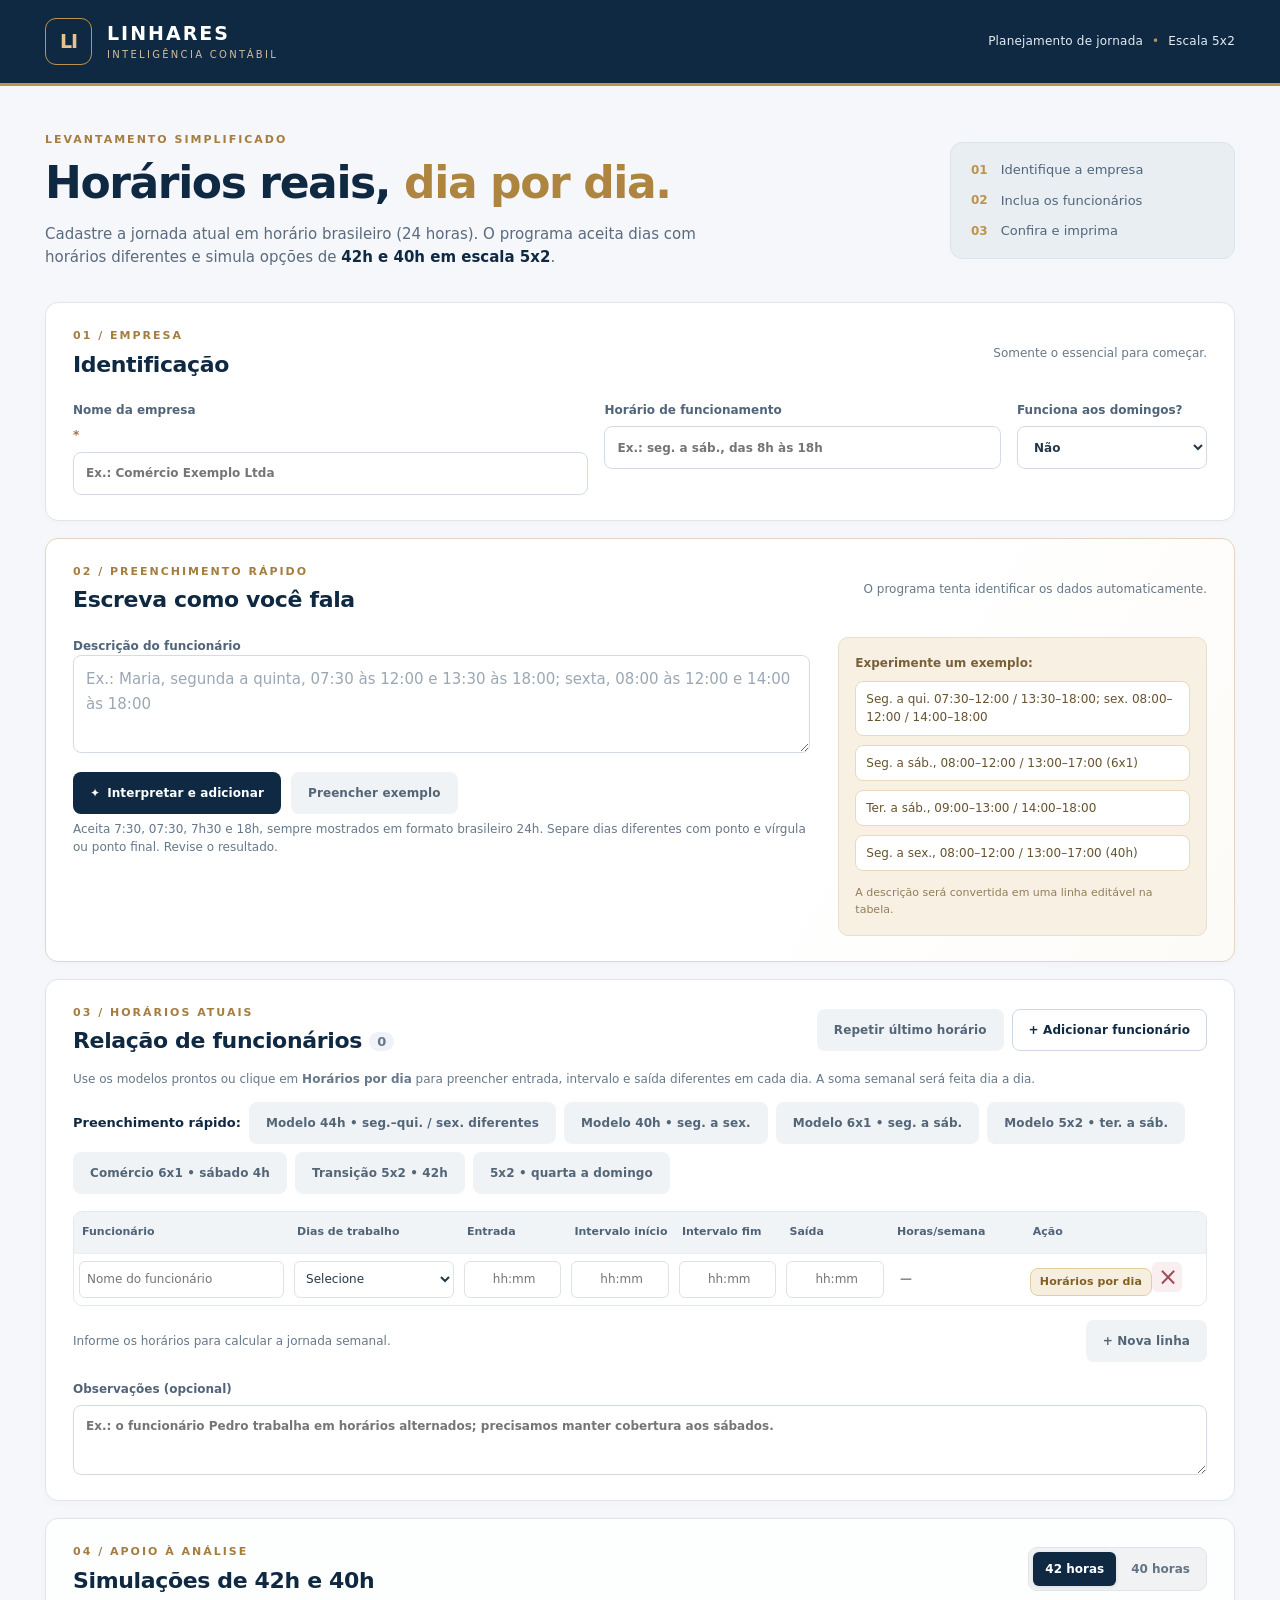
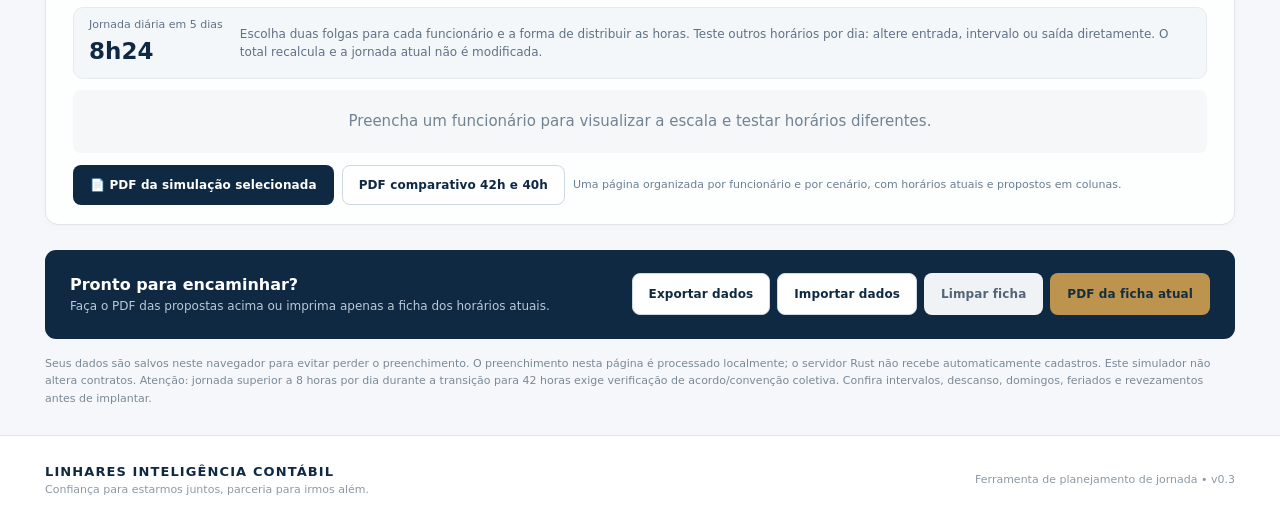
<file: index.html>
<!DOCTYPE html>
<html lang="pt-BR">
<head>
  <meta charset="utf-8" />
  <meta name="viewport" content="width=device-width,initial-scale=1" />
  <meta name="theme-color" content="#102943" />
  <meta name="description" content="Levantamento simples de horários de funcionários para simular escalas 5x2 de 42 e 40 horas semanais." />
  <title>Levantamento de horários | Linhares Inteligência Contábil</title>
  <link rel="stylesheet" href="./styles.css" />
  <script src="./logic.js" defer></script>
  <script src="./app.js" defer></script>
</head>
<body>
  <header class="topbar">
    <div class="container brandbar">
      <div class="brandmark" aria-hidden="true">LI</div>
      <div class="brandtext"><strong>LINHARES</strong><span>INTELIGÊNCIA CONTÁBIL</span></div>
      <div class="brand-right">Planejamento de jornada <span aria-hidden="true">•</span> Escala 5x2</div>
    </div>
  </header>

  <main class="container">
    <section class="hero" aria-labelledby="titulo">
      <div class="hero-copy">
        <p class="eyebrow">Levantamento simplificado</p>
        <h1 id="titulo">Horários reais, <em>dia por dia.</em></h1>
        <p>Cadastre a jornada atual em horário brasileiro (24 horas). O programa aceita dias com horários diferentes e simula opções de <strong>42h e 40h em escala 5x2</strong>.</p>
      </div>
      <div class="hero-aside" aria-label="Instruções rápidas">
        <div><span>01</span> Identifique a empresa</div>
        <div><span>02</span> Inclua os funcionários</div>
        <div><span>03</span> Confira e imprima</div>
      </div>
    </section>

    <section class="panel" aria-labelledby="empresa-titulo">
      <div class="panel-heading"><div><p class="kicker">01 / Empresa</p><h2 id="empresa-titulo">Identificação</h2></div><p class="panel-hint">Somente o essencial para começar.</p></div>
      <div class="form-grid">
        <label class="field">Nome da empresa <span class="required">*</span><input id="empresa" autocomplete="organization" placeholder="Ex.: Comércio Exemplo Ltda" maxlength="110" /></label>
        <label class="field">Horário de funcionamento<input id="funcionamento" placeholder="Ex.: seg. a sáb., das 8h às 18h" maxlength="120" /></label>
        <label class="field">Funciona aos domingos?<select id="domingo"><option value="nao">Não</option><option value="sim">Sim</option></select></label>
      </div>
    </section>

    <section class="panel quick-panel" aria-labelledby="rapido-titulo">
      <div class="panel-heading"><div><p class="kicker">02 / Preenchimento rápido</p><h2 id="rapido-titulo">Escreva como você fala</h2></div><p class="panel-hint">O programa tenta identificar os dados automaticamente.</p></div>
      <div class="quick-grid">
        <div>
          <label class="field" for="frase">Descrição do funcionário</label>
          <textarea id="frase" rows="3" maxlength="1600" placeholder="Ex.: Maria, segunda a quinta, 07:30 às 12:00 e 13:30 às 18:00; sexta, 08:00 às 12:00 e 14:00 às 18:00"></textarea>
          <div class="quick-actions"><button id="interpretar" type="button" class="button primary"><span aria-hidden="true">✦</span> Interpretar e adicionar</button><button id="exemplo" type="button" class="button subtle">Preencher exemplo</button></div>
          <p class="field-help">Aceita 7:30, 07:30, 7h30 e 18h, sempre mostrados em formato brasileiro 24h. Separe dias diferentes com ponto e vírgula ou ponto final. Revise o resultado.</p>
        </div>
        <aside class="suggestion" aria-label="Exemplos de frases">
          <strong>Experimente um exemplo:</strong>
          <button type="button" class="example-chip" data-example="João, segunda a quinta, 07:30 às 12:00 e 13:30 às 18:00; sexta, 08:00 às 12:00 e 14:00 às 18:00">Seg. a qui. 07:30–12:00 / 13:30–18:00; sex. 08:00–12:00 / 14:00–18:00</button>
          <button type="button" class="example-chip" data-example="Ana, segunda a sábado, 08:00 às 12:00 e 13:00 às 17:00">Seg. a sáb., 08:00–12:00 / 13:00–17:00 (6x1)</button>
          <button type="button" class="example-chip" data-example="Pedro, terça a sábado, 09:00 às 13:00 e 14:00 às 18:00">Ter. a sáb., 09:00–13:00 / 14:00–18:00</button>
          <button type="button" class="example-chip" data-example="Carla, segunda a sexta, 08:00 às 12:00 e 13:00 às 17:00">Seg. a sex., 08:00–12:00 / 13:00–17:00 (40h)</button>
          <span>A descrição será convertida em uma linha editável na tabela.</span>
        </aside>
      </div>
      <div id="mensagem" class="notice" role="status" aria-live="polite" hidden></div>
    </section>

    <section class="panel" aria-labelledby="funcionarios-titulo">
      <div class="panel-heading"><div><p class="kicker">03 / Horários atuais</p><h2 id="funcionarios-titulo">Relação de funcionários <span id="contador" class="inline-count">0</span></h2></div><div class="header-buttons"><button id="replicar" type="button" class="button subtle">Repetir último horário</button><button id="adicionar" type="button" class="button outline">+ Adicionar funcionário</button></div></div>
      <p class="table-note">Use os modelos prontos ou clique em <strong>Horários por dia</strong> para preencher entrada, intervalo e saída diferentes em cada dia. A soma semanal será feita dia a dia.</p>
      <div class="preset-toolbar no-print"><span>Preenchimento rápido:</span><button class="button subtle preset" type="button" data-preset="misto44">Modelo 44h • seg.–qui. / sex. diferentes</button><button class="button subtle preset" type="button" data-preset="segsex40">Modelo 40h • seg. a sex.</button><button class="button subtle preset" type="button" data-preset="segsab">Modelo 6x1 • seg. a sáb.</button><button class="button subtle preset" type="button" data-preset="tersab">Modelo 5x2 • ter. a sáb.</button>
      <button class="button subtle preset" type="button" data-preset="comercio44">Comércio 6x1 • sábado 4h</button>
      <button class="button subtle preset" type="button" data-preset="42horas">Transição 5x2 • 42h</button>
      <button class="button subtle preset" type="button" data-preset="quadom">5x2 • quarta a domingo</button></div>
      <div class="table-scroll"><table class="employees" id="tabela"><thead><tr><th scope="col">Funcionário</th><th scope="col">Dias de trabalho</th><th scope="col">Entrada</th><th scope="col">Intervalo início</th><th scope="col">Intervalo fim</th><th scope="col">Saída</th><th scope="col">Horas/semana</th><th scope="col" class="no-print">Ação</th></tr></thead><tbody id="linhas"></tbody></table></div>
      <datalist id="nomes-recentes"></datalist>
      <div class="bottom-row"><span id="resumo">Os totais serão calculados automaticamente.</span><button id="adicionar2" type="button" class="button subtle">+ Nova linha</button></div>
      <label class="field notes-label">Observações (opcional)<textarea id="observacoes" rows="2" maxlength="600" placeholder="Ex.: o funcionário Pedro trabalha em horários alternados; precisamos manter cobertura aos sábados."></textarea></label>
    </section>

    <section class="panel simulation" aria-labelledby="simulacao-titulo">
      <div class="panel-heading"><div><p class="kicker">04 / Apoio à análise</p><h2 id="simulacao-titulo">Simulações de 42h e 40h</h2></div><div class="segmented" role="group" aria-label="Cenário de jornada"><button type="button" id="btn42" class="selected" aria-pressed="true">42 horas</button><button type="button" id="btn40" aria-pressed="false">40 horas</button></div></div>
      <div class="sim-lead"><div><span>Jornada diária em 5 dias</span><strong id="duracao-sim">8h24</strong></div><p>Escolha duas folgas para cada funcionário e a forma de distribuir as horas. Teste outros horários por dia: altere entrada, intervalo ou saída diretamente. O total recalcula e a jornada atual não é modificada.</p></div>
      <div id="sim-lista" class="sim-lista"><p class="empty">Adicione os funcionários para visualizar exemplos de horários.</p></div>
      <div class="sim-print-buttons"><button id="imprimir-sim" class="button primary" type="button">📄 PDF da simulação selecionada</button><button id="imprimir-ambos" class="button outline" type="button">PDF comparativo 42h e 40h</button><span class="sim-print-hint">Uma página organizada por funcionário e por cenário, com horários atuais e propostos em colunas.</span></div>
    </section>

    <section class="footer-actions" aria-label="Ações da ficha">
      <div><strong>Pronto para encaminhar?</strong><span>Faça o PDF das propostas acima ou imprima apenas a ficha dos horários atuais.</span></div>
      <div class="action-buttons">
        <button id="exportar" class="button outline" type="button">Exportar dados</button>
        <label class="button outline upload-button" for="importar">Importar dados</label><input type="file" id="importar" accept="application/json,.json" hidden />
        <button id="limpar" class="button subtle" type="button">Limpar ficha</button>
        <button id="imprimir" class="button primary" type="button">PDF da ficha atual</button>
      </div>
    </section>
    <p class="disclaimer">Seus dados são salvos neste navegador para evitar perder o preenchimento. O preenchimento nesta página é processado localmente; o servidor Rust não recebe automaticamente cadastros. Este simulador não altera contratos. Atenção: jornada superior a 8 horas por dia durante a transição para 42 horas exige verificação de acordo/convenção coletiva. Confira intervalos, descanso, domingos, feriados e revezamentos antes de implantar.</p>
  </main>
  <footer class="site-footer"><div class="container footer-inner"><div><strong>LINHARES INTELIGÊNCIA CONTÁBIL</strong><span>Confiança para estarmos juntos, parceria para irmos além.</span></div><span>Ferramenta de planejamento de jornada • v0.3</span></div></footer>
  <datalist id="horas-brasil"><option value="06:00"></option><option value="06:30"></option><option value="07:00"></option><option value="07:30"></option><option value="08:00"></option><option value="08:30"></option><option value="09:00"></option><option value="09:30"></option><option value="10:00"></option><option value="11:00"></option><option value="12:00"></option><option value="13:00"></option><option value="13:30"></option><option value="14:00"></option><option value="14:30"></option><option value="15:00"></option><option value="16:00"></option><option value="17:00"></option><option value="17:30"></option><option value="18:00"></option><option value="18:30"></option><option value="19:00"></option><option value="20:00"></option></datalist>
  <div id="print-report" aria-hidden="true"></div>
  <template id="modelo-linha"><tr>
    <td><input class="cell-input nome" data-key="nome" list="nomes-recentes" maxlength="70" placeholder="Nome do funcionário" aria-label="Nome do funcionário"></td>
    <td><select class="cell-select dias" data-key="dias" aria-label="Dias trabalhados"><option value="">Selecione</option><option value="seg-sex">Seg. a sex.</option><option value="seg-sab">Seg. a sáb.</option><option value="ter-sab">Ter. a sáb.</option><option value="qua-dom">Qua. a dom.</option><option value="seg-dom">Seg. a dom.</option><option value="personalizado">Outros dias</option></select><input class="cell-input personalizado" data-key="dias_personalizados" placeholder="seg, qua, sex" aria-label="Dias personalizados" hidden></td>
    <td><input type="text" inputmode="numeric" autocomplete="off" maxlength="5" placeholder="hh:mm" class="cell-input time" data-key="entrada" aria-label="Entrada"></td>
    <td><input type="text" inputmode="numeric" autocomplete="off" maxlength="5" placeholder="hh:mm" class="cell-input time" data-key="intervalo_inicio" aria-label="Início do intervalo"></td>
    <td><input type="text" inputmode="numeric" autocomplete="off" maxlength="5" placeholder="hh:mm" class="cell-input time" data-key="intervalo_fim" aria-label="Fim do intervalo"></td>
    <td><input type="text" inputmode="numeric" autocomplete="off" maxlength="5" placeholder="hh:mm" class="cell-input time" data-key="saida" aria-label="Saída"></td>
    <td><span class="total-cell">—</span></td>
    <td class="no-print row-actions"><button type="button" class="button tiny edit-days">Horários por dia</button><button type="button" class="remove-row" aria-label="Remover funcionário" title="Remover funcionário">×</button></td>
  </tr></template>
</body>
</html>
</file>
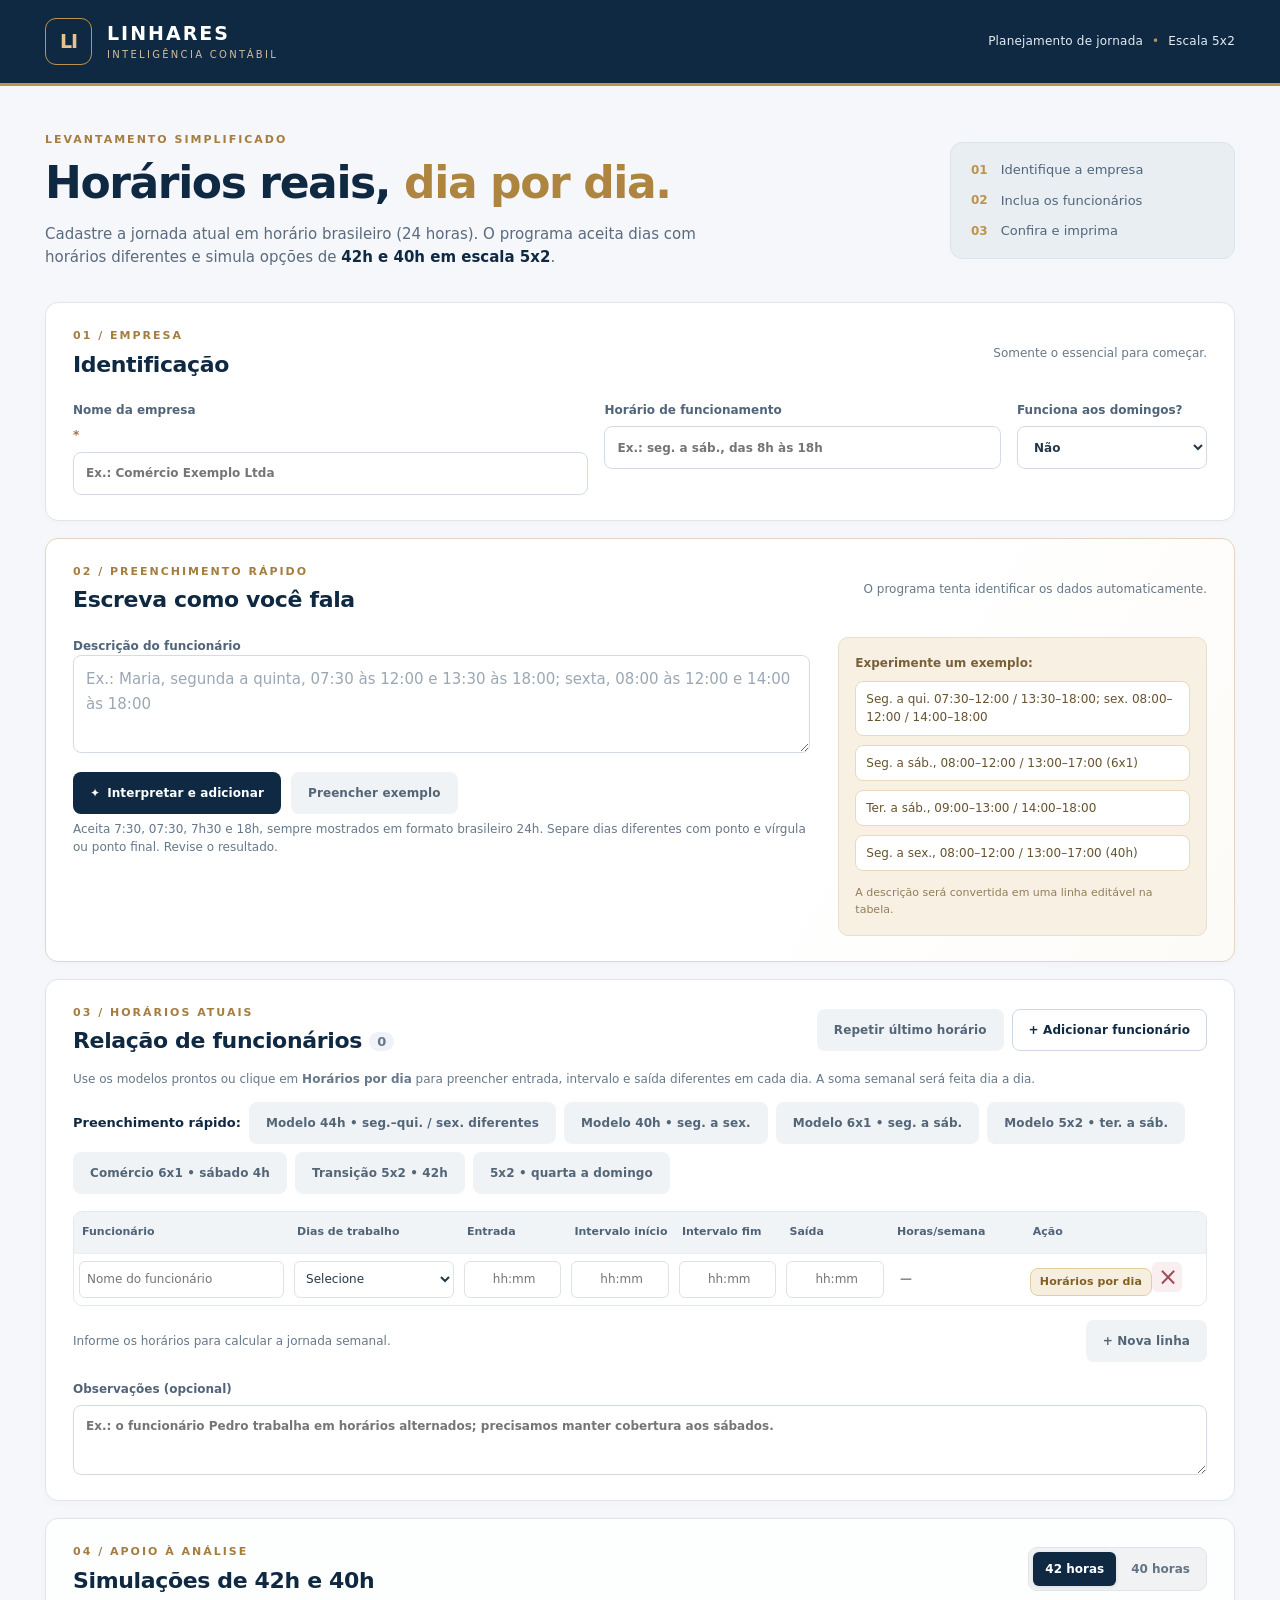
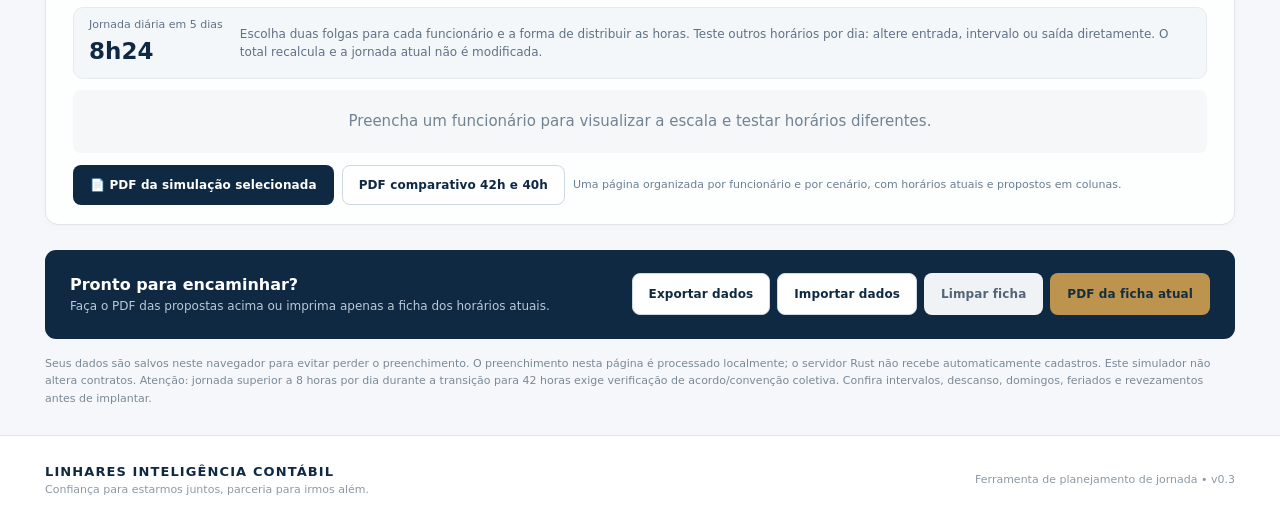
<file: Index.html.html>
<!DOCTYPE html>
<html lang="pt-BR">
<head>
  <meta charset="utf-8" />
  <meta name="viewport" content="width=device-width,initial-scale=1" />
  <meta name="theme-color" content="#102943" />
  <meta name="description" content="Levantamento simples de horários de funcionários para simular escalas 5x2 de 42 e 40 horas semanais." />
  <title>Levantamento de horários | Linhares Inteligência Contábil</title>
  <style>
:root{--navy:#102943;--navy2:#173b5a;--gold:#bd944d;--gold-light:#f8f0e2;--bg:#f5f7fa;--border:#dfe5eb;--muted:#66788a;--text:#203449;--white:#fff;--green:#237650;--radius:13px}
*,*::before,*::after{box-sizing:border-box}
html{scroll-behavior:smooth}
body{margin:0;background:var(--bg);font:15px/1.52 system-ui,-apple-system,"Segoe UI",Arial,sans-serif;color:var(--text)}
button,input,select,textarea{font:inherit}button{cursor:pointer}input,select,textarea{color:#24384a}
.container{width:min(1190px,calc(100% - 42px));margin-inline:auto}
.topbar{background:var(--navy);border-bottom:3px solid var(--gold);color:#fff}
.brandbar{min-height:83px;display:flex;align-items:center;gap:15px}
.brandmark{width:47px;height:47px;display:grid;place-items:center;border:1.5px solid var(--gold);color:#e8c28b;font-weight:800;font-size:19px;letter-spacing:-1px;border-radius:11px}
.brandtext{display:flex;flex-direction:column;line-height:1.2}.brandtext strong{font-size:19px;letter-spacing:2px}.brandtext span{color:#d1bd9e;font-size:10px;letter-spacing:2.3px;margin-top:4px}
.brand-right{margin-left:auto;color:#e5ebf2;font-size:12px;letter-spacing:.2px}.brand-right span{color:var(--gold);padding:0 5px}
.hero{padding:46px 0 33px;display:grid;grid-template-columns:1fr 285px;gap:35px;align-items:center}
.eyebrow,.kicker{color:#a57d3f;text-transform:uppercase;font-size:11px;font-weight:800;letter-spacing:2px;margin:0 0 6px}
h1{font-size:clamp(30px,3.5vw,44px);line-height:1.15;letter-spacing:-1.4px;color:var(--navy);margin:9px 0 12px;font-weight:800}h1 em{font-style:normal;color:#ad853f}h2{font-size:22px;line-height:1.25;color:var(--navy);letter-spacing:-.35px;margin:0}
.hero-copy>p:last-child{max-width:690px;color:#5a6b7e;font-size:15px;margin-bottom:0}.hero-copy strong{color:var(--navy)}
.hero-aside{background:#e9eef3;border:1px solid #dce4ec;border-radius:12px;padding:17px 20px;display:grid;gap:11px;font-size:13px;color:#51657b}
.hero-aside div{display:flex;align-items:center;gap:13px}.hero-aside span{color:var(--gold);font-size:12px;font-weight:900}
.panel{background:var(--white);border:1px solid var(--border);border-radius:var(--radius);padding:25px 27px;margin-bottom:17px;box-shadow:0 2px 7px rgba(16,41,67,.025)}
.panel-heading{display:flex;align-items:center;justify-content:space-between;gap:17px;margin-bottom:23px}.panel-hint,.table-note,.field-help{color:var(--muted);font-size:12px;margin:0}.table-note{margin:-8px 0 14px}
.form-grid{display:grid;grid-template-columns:1.3fr 1fr 190px;gap:16px}.field{display:flex;flex-direction:column;gap:7px;font-weight:650;font-size:12px;color:#526479}.required{color:#ab6d49}
.field input,.field select,.field textarea,textarea#frase{width:100%;border:1px solid #d3dce5;border-radius:8px;padding:11px 12px;background:#fff;min-height:43px;outline:none;transition:border-color .1s,box-shadow .1s}
.field textarea,textarea#frase{resize:vertical;min-height:70px}
input:focus,select:focus,textarea:focus{border-color:#a88b5b!important;box-shadow:0 0 0 3px rgba(189,148,77,.14);outline:none}
.quick-panel{border-color:#e3d6c1;background:linear-gradient(120deg,#fff 65%,#fdfbf7)}
.quick-grid{display:grid;grid-template-columns:minmax(0,1.5fr) minmax(250px,.75fr);gap:28px}
#frase{min-height:96px;line-height:1.65}#frase::placeholder{color:#9ba8b4}
.quick-actions{display:flex;align-items:center;gap:10px;margin:12px 0 6px}.button{border:1px solid transparent;min-height:42px;padding:10px 16px;border-radius:8px;font-weight:750;font-size:12px;letter-spacing:.1px;display:inline-flex;align-items:center;justify-content:center;gap:7px;text-decoration:none;transition:transform .1s,background .12s}
.button:active{transform:scale(.99)}.button.primary{background:var(--navy);color:#fff}.button.primary:hover{background:#1c4264}.button.primary:disabled{background:#647589;cursor:wait}.button.outline{border-color:#ced8e2;color:var(--navy);background:#fff}.button.outline:hover{background:#f0f4f8}.button.subtle{background:#f0f3f6;color:#536577}.button.subtle:hover{background:#e5ebf1}
.suggestion{background:var(--gold-light);border:1px solid #e9dfce;border-radius:10px;padding:16px;display:flex;flex-direction:column;align-items:flex-start;gap:9px;font-size:12px;color:#745d3a}.suggestion strong{font-size:12px;color:#77613a}.suggestion>span{color:#927d5a;font-size:11px;margin-top:5px}
.example-chip{font-size:12px;text-align:left;background:#fff;border:1px solid #ebd9bc;border-radius:8px;padding:8px 10px;color:#665331;width:100%}.example-chip:hover{border-color:#b99b6b}
.notice{margin-top:15px;border-radius:8px;padding:11px 15px;font-size:12px;line-height:1.5}.notice.success{background:#ecf8f1;color:#276742;border:1px solid #bfe0cd}.notice.error{background:#fff1ed;color:#9b4334;border:1px solid #f3c5b8}
.inline-count{font-size:13px;color:var(--muted);background:#eff2f6;padding:2px 8px;border-radius:20px;vertical-align:middle;font-weight:700}
.table-scroll{overflow-x:auto;border:1px solid #e4e9ef;border-radius:9px}table.employees{width:100%;border-collapse:collapse;table-layout:fixed;min-width:1020px}
.employees th{text-align:left;background:#f1f4f7;font-size:11px;color:#506275;font-weight:800;padding:12px 8px;white-space:nowrap}.employees td{padding:7px 5px;border-top:1px solid #ebeff2;vertical-align:middle}.employees th:nth-child(1){width:20%}.employees th:nth-child(2){width:17%}.employees th:nth-child(n+3):nth-child(-n+6){width:11%}.employees th:nth-child(7){width:12%}.employees th:nth-child(8){width:7%}
.cell-input,.cell-select{border:1px solid #dce3e9;background:#fff;border-radius:6px;padding:8px 7px;min-height:37px;font-size:12px;width:100%;outline:0}.cell-input.time{min-width:107px;padding-left:5px;padding-right:2px}.cell-select{min-width:110px}.cell-input.nome{min-width:170px}.cell-input.personalizado{margin-top:5px}.total-cell{white-space:nowrap;display:inline-block;padding:7px 6px;font-weight:750;font-size:12px;color:#225b44}.total-cell.warning{color:#8c8792}.remove-row{border:0;background:#f9eef0;color:#a04b56;font-size:24px;line-height:1;border-radius:6px;width:30px;height:30px}.remove-row:hover{background:#f4dbe0}
.bottom-row{display:flex;justify-content:space-between;align-items:center;gap:10px;color:var(--muted);font-size:12px;margin-top:14px}.notes-label{margin-top:18px}
.segmented{background:#f0f2f4;border:1px solid #dfe5e9;display:flex;border-radius:9px;padding:4px;gap:3px}.segmented button{border:0;background:transparent;padding:8px 12px;color:#647487;border-radius:6px;font-weight:750;font-size:12px}.segmented button.selected{color:#fff;background:var(--navy);box-shadow:0 1px 4px rgba(0,0,0,.1)}
.simulation{background:#fdfefe}.sim-lead{display:flex;align-items:center;gap:30px;background:#f4f7fa;border:1px solid #e6ebef;border-radius:10px;padding:15px 18px;margin-bottom:16px}.sim-lead>div{flex-shrink:0;display:flex;flex-direction:column}.sim-lead span{color:#617284;font-size:11px}.sim-lead strong{font-size:27px;color:var(--navy);font-weight:850}.sim-lead p{font-size:12px;color:#607184;max-width:790px;margin:0}
.sim-lista{display:grid;grid-template-columns:repeat(2,minmax(0,1fr));gap:11px}.sim-item{border:1px solid #e5eaee;border-radius:10px;background:#fff;padding:15px}.sim-header{display:flex;align-items:center;justify-content:space-between;gap:6px;border-bottom:1px solid #edf0f4;padding-bottom:10px}.sim-header strong{color:var(--navy);font-size:14px}.current{font-size:11px;color:var(--muted)}.sim-metrics{display:grid;grid-template-columns:1fr 1fr;gap:12px 10px;padding-top:11px}.sim-metrics div{display:flex;flex-direction:column}.sim-metrics span{font-size:11px;color:#7b8895}.sim-metrics strong{font-size:13px;color:#32475d}.sim-warning{font-size:11px;color:#8b682d;background:#fffbf1;border-radius:6px;padding:8px 9px;margin:12px 0 0}.empty{grid-column:1/-1;color:#728395;padding:20px;text-align:center;background:#f5f7f9;border-radius:8px;margin:0}
.footer-actions{display:flex;align-items:center;justify-content:space-between;gap:20px;background:var(--navy);border-radius:11px;color:#fff;padding:23px 25px;margin:25px 0 16px}.footer-actions>div:first-child{display:flex;flex-direction:column}.footer-actions strong{font-size:16px}.footer-actions span{font-size:12px;color:#bac9d7}.action-buttons{display:flex;gap:7px;flex-wrap:wrap;justify-content:flex-end}.footer-actions .button.primary{background:var(--gold);color:#172d40}.footer-actions .button.primary:hover{background:#d5a95f}.upload-button{cursor:pointer}
.disclaimer{font-size:11px;color:#7a8996;line-height:1.6;margin-bottom:28px}.site-footer{border-top:1px solid #dce5ea;background:#fff}.footer-inner{min-height:88px;display:flex;justify-content:space-between;align-items:center;gap:20px}.footer-inner>div{display:flex;flex-direction:column}.footer-inner strong{font-size:13px;letter-spacing:1.1px;color:var(--navy)}.footer-inner span{font-size:11px;color:#8c99a5}
@media(max-width:950px){.hero{grid-template-columns:1fr}.hero-aside{display:flex;justify-content:space-between}.form-grid{grid-template-columns:1fr 1fr}.form-grid .field:first-child{grid-column:1/-1}.quick-grid{grid-template-columns:1fr}.sim-lista{grid-template-columns:1fr}.footer-actions{flex-direction:column;align-items:flex-start}.action-buttons{justify-content:flex-start}}
@media(max-width:650px){.container{width:min(100% - 24px,1190px)}.brand-right{display:none}.brandbar{min-height:74px}.brandtext strong{font-size:16px}.brandtext span{font-size:9px}.hero{padding:30px 0 23px}.hero-aside{display:none}.panel{padding:19px 15px}.panel-heading{flex-direction:column;align-items:flex-start;gap:9px}.form-grid{grid-template-columns:1fr}.form-grid .field:first-child{grid-column:auto}.sim-lead{flex-direction:column;align-items:flex-start;gap:7px}.bottom-row{align-items:flex-start;flex-direction:column}.quick-actions{flex-wrap:wrap}.footer-inner{padding:20px 0;flex-direction:column;align-items:flex-start;gap:8px}.action-buttons .button{flex-grow:1}.footer-actions{padding:20px 15px}}
@page{size:A4 landscape;margin:11mm 11mm 10mm}
@media print{
  :root{--navy:#122c44}
  html,body{background:#fff!important;color:#111!important;font:9.5pt/1.3 Arial,sans-serif!important}
  .container{width:100%;max-width:none;margin:0}
  .topbar{background:#fff!important;border-bottom:2px solid #b69a6a;print-color-adjust:exact;-webkit-print-color-adjust:exact}
  .brandbar{height:54px;min-height:0}.brandmark{width:33px;height:33px;color:var(--navy);font-size:12px}.brandtext strong{font-size:15px;color:var(--navy)}.brandtext span{font-size:8px;color:#84693e}.brand-right{display:none}
  .hero,.quick-panel,.simulation,.footer-actions,.disclaimer,.site-footer,.panel-hint,.table-note,.bottom-row,.no-print,#adicionar,#frase,#mensagem,.remove-row{display:none!important}
  .panel{box-shadow:none!important;border:0!important;padding:8px 0 6px;margin:0!important;break-inside:avoid}
  .panel-heading{margin:2px 0 9px}.panel-heading h2{font-size:13px}.kicker{font-size:7.5px;margin:0 0 3px}.inline-count{background:#eee}
  .form-grid{grid-template-columns:1.5fr 1fr 140px;gap:10px}
  .field{font-size:9px;gap:3px}.field input,.field select,.field textarea{min-height:25px;border:1px solid #aaa;padding:3px 7px;border-radius:0;font-size:9px}
  .table-scroll{overflow:visible;border:0;border-radius:0}
  .employees{width:100%!important;min-width:0!important;table-layout:fixed!important}
  .employees th{padding:6px 4px;background:#e8edf2!important;font-size:8.2px;color:#182f46!important;border:1px solid #a3aeb9}
  .employees td{padding:3px 2px;height:25px;border:1px solid #b8c1cc}
  .employees th:nth-child(1){width:23%}.employees th:nth-child(2){width:19%}.employees th:nth-child(n+3):nth-child(-n+6){width:11.5%}.employees th:nth-child(7){width:12%}.employees th:nth-child(8){display:none}
  .employees td:nth-child(8){display:none}
  .cell-input,.cell-select{border:0!important;box-shadow:none!important;border-radius:0!important;background:transparent!important;padding:2px 0!important;min-height:15px!important;font-size:9px!important;color:#111!important;min-width:0!important;width:100%!important;appearance:none;-webkit-appearance:none}
  input[type=time]::-webkit-calendar-picker-indicator{display:none}
  .cell-input.personalizado{margin-top:0}
  .total-cell{font-size:9px;padding:0 4px;color:#111}.notes-label{margin-top:12px}.notes-label textarea{width:100%;height:32px;min-height:0}
  .print-blank{display:table-row!important}.print-blank td{height:24px!important}
  @page{size:A4 landscape;margin:11mm}
}

.header-buttons{display:flex;gap:8px;flex-wrap:wrap}
@media print{.header-buttons{display:none!important}}

.print-value{display:none}
@media print{.employees .cell-input,.employees .cell-select{display:none!important}.employees .print-value{display:inline!important;font-size:9.5px!important;color:#182b3d!important;word-break:break-word}}
/* v0.2: campos de horário sempre em formato brasileiro de 24 horas. */
[hidden]{display:none!important}
input.invalid{border:2px solid #b94b40!important;background:#fff2ef!important}
.preset-toolbar{display:flex;align-items:center;gap:8px;flex-wrap:wrap;margin:0 0 17px}
.preset-toolbar>span{font-weight:700;color:var(--navy);font-size:13px}
.button.tiny{font-size:11px!important;line-height:1.3!important;padding:6px 9px!important;min-height:0!important}
.edit-days{white-space:nowrap;background:#f6efdf;color:#826022;border:1px solid #e4ce9b}
.edit-days.editing{background:#e7f2fb;color:var(--navy2)}
.row-actions{min-width:150px!important;white-space:nowrap}
.cell-input.time{font-variant-numeric:tabular-nums;min-width:77px!important;text-align:center}
.day-card-title{display:flex;align-items:center;gap:7px;color:var(--navy);margin-bottom:11px}
.detail-head{display:flex;justify-content:space-between;align-items:flex-start;gap:20px;margin-bottom:16px}
.detail-head strong{font-size:15px;color:var(--navy)}
.detail-head p,.detail-foot{font-size:12px;color:var(--muted);margin:2px 0}
.details-row>td{background:#f7f9fb!important;border-bottom:2px solid var(--gold)!important;padding:18px!important}
.day-grid{display:grid;grid-template-columns:repeat(4,minmax(160px,1fr));gap:10px}
.day-card{padding:12px;border:1px solid #d4dfe7;background:#fff;border-radius:11px}
.day-card.off{background:#f0f3f6;color:#6b7683}
.day-hours{display:grid;grid-template-columns:1fr 1fr;gap:8px}
.day-hours label{font-size:11px;color:var(--muted)}
.day-hours input{display:block;width:100%;border:1px solid #cad4df;border-radius:7px;padding:7px 5px;font:inherit;font-size:14px;min-width:0;margin-top:3px;font-variant-numeric:tabular-nums}
.day-subtotal{display:block;margin-top:10px;color:var(--navy);font-weight:700}
.detail-foot{margin-top:13px}
.sim-controls{display:flex;gap:18px;flex-wrap:wrap;align-items:end;margin:15px 0}
.sim-controls select{width:100%;min-width:115px;padding:8px 9px;background:white;border:1px solid #cdd6df;border-radius:8px;color:var(--navy)}
.select-folgas{display:flex;align-items:end;gap:8px;flex-wrap:wrap}
.select-folgas .sub-label{font-size:12px;color:var(--muted);width:100%}
.select-folgas label,.mode-control{display:flex;flex-direction:column;gap:3px;color:var(--muted);font-size:11px}
.sim-schedule{border:1px solid #dfe4e8;border-radius:9px;overflow:hidden}
.sim-schedule-head,.sim-schedule-row{display:grid;grid-template-columns:.65fr .8fr 1.65fr 1.1fr .85fr;gap:10px;align-items:center;padding:8px 12px}
.sim-schedule-head{font-size:11px;text-transform:uppercase;letter-spacing:.02em;background:#e9eef4;color:var(--navy);font-weight:700}
.sim-schedule-row{font-size:13px;border-top:1px solid #e9edf0;font-variant-numeric:tabular-nums}
.sim-schedule-row strong{color:var(--navy)}
.sim-total{font-size:13px;font-weight:700;color:var(--navy);margin:10px 0 0}
.print-day-row{display:none}
@media(max-width:1000px){.day-grid{grid-template-columns:repeat(3,minmax(145px,1fr))}}
@media(max-width:750px){.day-grid{grid-template-columns:repeat(2,minmax(140px,1fr))}.sim-schedule-head,.sim-schedule-row{gap:5px;padding:7px 5px;font-size:11px}}
@media(max-width:410px){.day-grid{grid-template-columns:1fr}.sim-schedule-row{font-size:10px}}
@media print{
 .preset-toolbar,.details-row,.edit-days,.no-print{display:none!important}
 .print-day-row.has-detail{display:table-row!important}
 .print-day-row td{padding:2px 5px!important;font-size:8.5px!important;line-height:1.4;color:#233d53}
 .row-actions{display:none!important}
 .employees th:nth-child(1){width:23%}.employees th:nth-child(2){width:18%}
}

/* Simulações ocupam a largura inteira e permitem tabela diária legível. */
.sim-lista{grid-template-columns:1fr}
.employees th:nth-child(8){width:16%}
.employees th:nth-child(1){width:19%}.employees th:nth-child(2){width:15%}
.employees th:nth-child(n+3):nth-child(-n+6){width:9.5%}.employees th:nth-child(7){width:12%}
@media print{.employees th:nth-child(8){display:none!important}}

/* ==========================================
  Versão 3 — simulação compacta e horários livres
 ========================================== */
.simulation{padding-bottom:19px}
.simulation .panel-heading{margin-bottom:13px}
.sim-lead{padding:9px 15px;margin-bottom:11px;gap:17px}
.sim-lead strong{font-size:23px}
.sim-lead p{max-width:none;font-size:12px}
.sim-lista{grid-template-columns:1fr;gap:12px}
.sim-mini{padding:14px 15px}
.sim-mini-head{display:flex;align-items:center;justify-content:space-between;gap:12px;margin-bottom:10px}
.sim-name{display:flex;align-items:center;gap:12px;flex-wrap:wrap}
.sim-name strong{font-size:15px;color:var(--navy)}
.sim-name small{font-size:11px;color:#6a7d90}
.sim-status{font-size:15px;font-weight:850;color:var(--navy);white-space:nowrap}
.sim-status small{font-size:11px;font-weight:500;color:#627487}
.sim-status.ok{color:#20734a}
.sim-status.attention{color:#97641c}
.sim-mini-controls{display:grid;grid-template-columns:minmax(90px,.68fr) minmax(90px,.68fr) minmax(170px,1.25fr) minmax(155px,1.2fr) minmax(165px,1.3fr);gap:9px;align-items:end;margin:0 0 9px}
.sim-field{min-width:0;display:flex;flex-direction:column;gap:3px;font-size:11px;color:#64778a}
.sim-field select{width:100%;font-size:12px;min-height:34px;padding:5px 7px;border:1px solid #ccd8e4;border-radius:6px;background:#fff;color:#1f3c59}
.sim-mini-tools{display:flex;align-items:center;gap:12px;flex-wrap:wrap;margin-bottom:8px}
.rodizio-label{display:flex;align-items:center;gap:7px;font-size:12px;color:#334b63;font-weight:700;cursor:pointer}
.rodizio-label input{accent-color:var(--navy);width:15px;height:15px}
.small-switch{display:flex;background:#f0f3f7;padding:2px;border:1px solid #dce4eb;border-radius:6px}
.switch-week{font-size:11px;font-weight:700;border:0;background:transparent;color:#536a7e;padding:5px 12px;border-radius:4px}
.switch-week.active{background:var(--navy);color:#fff}
.reset-plan{margin-left:auto;background:#fff;color:#526980;border:1px solid #cdd8e2}
.sim-table-scroll{overflow-x:auto;border:1px solid #dfe7ee;border-radius:8px}
.sim-edit-table{border-collapse:collapse;width:100%;table-layout:fixed;min-width:730px}
.sim-edit-table th,.sim-edit-table td{border-bottom:1px solid #e5ebf1;text-align:left;padding:5px 7px}
.sim-edit-table thead th{background:#e9eef4;color:#1b3b5a;font-size:10px;white-space:nowrap;font-weight:800;letter-spacing:.05px}
.sim-edit-table tbody th{font-size:12px;font-weight:800;color:var(--navy)}
.sim-edit-table tbody tr:nth-child(even){background:#fafbfd}
.sim-edit-table tbody tr:last-child th,.sim-edit-table tbody tr:last-child td{border-bottom:0}
.sim-edit-table tbody tr.is-custom{background:#fffaf0}
.sim-edit-table th:nth-child(1){width:12%}
.sim-edit-table th:nth-child(2){width:15%}
.sim-edit-table th:nth-child(n+3):nth-child(-n+6){width:14%}
.sim-edit-table th:nth-child(7){width:10%}
.sim-edit-table th:nth-child(8){width:7%}
.sim-turno,.sim-time{width:100%;border:1px solid #cfdce5;background:#fff;border-radius:6px;min-width:0;min-height:31px;padding:4px 5px;font-variant-numeric:tabular-nums;font-size:12px!important;color:#233f58}
.sim-day-total{font-weight:800;color:#13395c;font-size:12px;white-space:nowrap}
.day-reset{background:#f3f5f8;border:1px solid #dae3eb;color:#49627c;min-height:27px;min-width:27px;border-radius:5px;font-size:16px}
.day-reset:disabled{opacity:.3;cursor:default}
.sim-mini-bottom{display:flex;justify-content:space-between;align-items:center;margin-top:8px;font-size:12px}
.sim-mini-bottom>div{display:flex;align-items:center;flex-wrap:wrap;gap:10px}
.sim-mini-bottom strong{font-size:14px;color:var(--navy)}
.sim-mini-bottom .positive{color:#237550;font-weight:700}
.sim-mini-bottom .negative{color:#a06425;font-weight:700}
.off-days{color:#647689;font-size:11px}
.sim-notes{margin-top:6px;font-size:11px;color:#71603f}
.sim-notes summary{cursor:pointer;display:inline-block;padding:3px 0}
.sim-notes ul{padding-left:20px;margin:4px 0 0}
.sim-print-buttons{display:flex;align-items:center;gap:8px;flex-wrap:wrap;margin-top:12px}
.sim-print-buttons .button{min-height:35px}
.sim-print-hint{font-size:11px;color:#6a7f91}
#print-report{display:none}
@media(max-width:980px){.sim-mini-controls{grid-template-columns:repeat(3,minmax(0,1fr))}}
@media(max-width:620px){.sim-mini-head{flex-wrap:wrap}.sim-mini-controls{grid-template-columns:repeat(2,minmax(0,1fr))}.sim-lead{flex-wrap:wrap}.sim-lead>div{width:100%}.reset-plan{margin-left:0}}

/* Documento isolado para PDF, sem controles de edição e com 9 colunas. */
@media print{
 @page{size:A4 landscape;margin:12mm}
 body.print-sim{font:9.5pt/1.4 Arial,Helvetica,sans-serif!important;color:#19334c!important;background:white!important}
 body.print-sim>.topbar,body.print-sim>main,body.print-sim>.site-footer,body.print-sim>template{display:none!important}
 body.print-sim #print-report{display:block!important;position:static!important;width:100%!important}
 body.print-sim #print-report *{box-sizing:border-box}
 .report-sheet{break-after:page;page-break-after:always;break-inside:avoid;page-break-inside:avoid;width:100%;}
 .report-sheet:last-child{break-after:auto;page-break-after:auto}
 .report-header{display:flex;justify-content:space-between;align-items:center;gap:30px;padding:1px 0 10px;border-bottom:2px solid #c29a58}
 .report-logo{display:flex;align-items:center;gap:11px}
 .report-initials{display:grid;place-items:center;border:1.5px solid #b9904e;border-radius:7px;height:37px;width:37px;font-weight:800;color:#163b5b;font-size:14px}
 .report-logo>div:nth-child(2){display:flex;flex-direction:column;line-height:1.1}
 .report-logo strong{font-size:16px;letter-spacing:1.6px;color:#173b5b}
 .report-logo span{font-size:8px;letter-spacing:1.7px;color:#947143;margin-top:4px}
 .report-title{text-align:right;display:flex;flex-direction:column;gap:3px}
 .report-title strong{font-size:14px;color:#173b5b;letter-spacing:.2px}
 .report-title span{font-size:8px;color:#607488}
 .report-ident{display:grid;grid-template-columns:1.3fr 1.1fr 1fr;gap:14px;margin-top:13px;margin-bottom:12px}
 .report-ident>div{min-width:0;display:flex;flex-direction:column;gap:2px}
 .report-ident small,.report-totals small{font-size:8px;font-weight:700;letter-spacing:.6px;color:#6b7f93}
 .report-ident strong{font-size:12px;color:#183957;word-break:break-word}
 .report-totals{display:grid;grid-template-columns:1fr 1fr 1.2fr;gap:10px;margin-bottom:13px}
 .report-totals>div{border:1px solid #cbd6e0;border-radius:6px;padding:8px 10px;display:flex;flex-direction:column;gap:1px}
 .report-totals strong{font-size:16px;color:#143c5d;line-height:1.2}
 .report-totals span{font-size:9px;color:#5e7181}
 .report-comparison{border-collapse:collapse;table-layout:fixed;width:100%;font-size:10px}
 .report-comparison th,.report-comparison td{border:1px solid #bfcbd6;padding:7px 5px;text-align:center;font-variant-numeric:tabular-nums}
 .report-comparison thead tr:first-child th{background:#183f5e!important;color:white!important;font-size:10px;padding:8px;letter-spacing:.4px}
 .report-comparison thead tr:nth-child(2) th{background:#e9eef4!important;color:#163a59!important;font-size:9px;padding:7px 4px}
 .report-comparison thead .current-group{background:#5d7184!important}
 .report-comparison .day-col{width:11%}
 .report-comparison tbody th{font-weight:750;color:#143956;background:#f6f8fa!important;text-align:left;padding-left:9px}
 .report-comparison tbody tr:nth-child(even){background:#fbfcfd}
 .report-comparison .report-off{color:#8493a0}
 .report-comparison .report-hours{font-weight:750;color:#173c5b}
 .report-comparison .report-total-row th,.report-comparison .report-total-row td{background:#e9eef3!important;font-weight:750;color:#133c5b;border-top:2px solid #8fa3b5;font-size:9px}
 .report-warnings{padding:8px 10px;margin-top:11px;background:#f9f4e9;border-left:3px solid #bc9351;border-radius:3px;font-size:9px;line-height:1.4;color:#615138}
 .report-warnings strong{color:#665031}
 .report-warnings p{margin:3px 0 0}
 .report-footer{display:flex;flex-direction:column;gap:9px;margin-top:12px}
 .report-footer p{margin:0;color:#546a7c;font-size:8.5px;line-height:1.5}
 .report-footer span{font-size:8px;color:#697b88;letter-spacing:.3px;border-top:1px solid #d6dee6;padding-top:7px}
}

</style>
  <script>
/* Motor de regras local: perfis de horários brasileiros por dia, sem dependências. */
(function(root){'use strict';
const DIAS=['Seg','Ter','Qua','Qui','Sex','Sáb','Dom'];
const DIAS_LONGOS=['Segunda','Terça','Quarta','Quinta','Sexta','Sábado','Domingo'];
const MAPA={'seg-sex':[0,1,2,3,4],'seg-sab':[0,1,2,3,4,5],'ter-sab':[1,2,3,4,5],'qua-dom':[2,3,4,5,6],'seg-dom':[0,1,2,3,4,5,6]};
const NORMAL=s=>String(s||'').normalize('NFD').replace(/[\u0300-\u036f]/g,'').toLowerCase();
const vazio=()=>({entrada:'',intervalo_inicio:'',intervalo_fim:'',saida:''});
function parseHora(s){const m=String(s||'').trim().match(/^(\d{1,2})(?:[:h](\d{1,2}))?h?$/i);if(!m)return null;const a=Number(m[1]),b=Number(m[2]||0);return a>=0&&a<24&&b>=0&&b<60?a*60+b:null;}
function hora(m){m=((m%1440)+1440)%1440;return String(Math.floor(m/60)).padStart(2,'0')+':'+String(m%60).padStart(2,'0');}
function normalizarHora(s){const n=parseHora(s);return n===null?'':hora(n);}
function duracao(m){return m===null||!Number.isFinite(m)||m<0?'—':Math.floor(m/60)+'h'+String(m%60).padStart(2,'0');}
const nomes={seg:0,segunda:0,ter:1,terca:1,qua:2,quarta:2,qui:3,quinta:3,sex:4,sexta:4,sab:5,sabado:5,dom:6,domingo:6};
function listaDias(s){return [...new Set((NORMAL(s).match(/\b(?:seg|segunda|ter|terca|qua|quarta|qui|quinta|sex|sexta|sab|sabado|dom|domingo)\b/g)||[]).map(d=>nomes[d]))].sort((a,b)=>a-b);}
function diasNumero(r){if(r.dias!=='personalizado')return MAPA[r.dias]?.slice()||[];return listaDias(r.dias_personalizados||'');}
function horarioDia(r,d){return r.semana && r.semana[d]? {...vazio(),...r.semana[d]}: {entrada:r.entrada||'',intervalo_inicio:r.intervalo_inicio||'',intervalo_fim:r.intervalo_fim||'',saida:r.saida||''};}
function corrigirRegistro(r){const base={nome:'',dias:'',dias_personalizados:'',entrada:'',intervalo_inicio:'',intervalo_fim:'',saida:'',semana:null,folgasSim:null,distribuicao:'igual',simulacoes:{}};return {...base,...r,semana:r?.semana&&typeof r.semana==='object'&&!Array.isArray(r.semana)?r.semana:null,simulacoes:r?.simulacoes&&typeof r.simulacoes==='object'&&!Array.isArray(r.simulacoes)?r.simulacoes:{}};}
function calculoDia(h){const ent=parseHora(h.entrada),sai=parseHora(h.saida),p1=h.intervalo_inicio,p2=h.intervalo_fim,avisos=[];
 if(ent===null||sai===null)return {minutos:null,pausa:null,avisos:['Entrada ou saída não informada.']};
 const bruto=(sai-ent+1440)%1440;
 if(!bruto)return {minutos:null,pausa:null,avisos:['Entrada e saída iguais.']};
 let pausa=0;if(Boolean(p1)!==Boolean(p2))return {minutos:null,pausa:null,avisos:['Intervalo incompleto.']};
 if(p1&&p2){const ini=parseHora(p1),fim=parseHora(p2);if(ini===null||fim===null||fim<=ini)return {minutos:null,pausa:null,avisos:['Intervalo inválido.']};pausa=fim-ini; if(pausa>=bruto)return {minutos:null,pausa:null,avisos:['Intervalo maior que a jornada.']};}
 const minutos=bruto-pausa;
 if(minutos>480)avisos.push('Acima de 8h/dia: avaliar acordo/convenção coletiva e regras de compensação.');
 if(minutos>360 && pausa<60)avisos.push('Intervalo inferior a 1h em jornada superior a 6h: conferir CLT e norma coletiva.');
 if(minutos>240 && minutos<=360 && pausa<15)avisos.push('Conferir intervalo mínimo de 15 minutos para jornada de 4h a 6h.');
 if(minutos>600)avisos.push('Jornada superior a 10h: verificar possível irregularidade.');
 return {minutos,pausa,avisos};}
function calculo(r){const dias=diasNumero(r),avisos=[],detalhe=[],n=r.nome||'';let total=0,completo=true;
 if(!n.trim())avisos.push('Informe o nome.');if(!dias.length)avisos.push('Selecione os dias de trabalho.');
 for(const d of dias){const h=horarioDia(r,d),res=calculoDia(h);detalhe.push({dia:d,horario:h,...res});if(res.minutos===null)completo=false;else total+=res.minutos;for(const a of res.avisos)avisos.push(DIAS[d]+': '+a);}
 if(dias.length>5)avisos.push('Escala com mais de cinco dias: estudar migração para 5x2.');
 if(total>2640)avisos.push('Carga atual acima de 44h semanais: revisar registros.');
 return {total:completo&&dias.length?total:null,dias,detalhe,avisos,diario:detalhe.length&&detalhe.every(x=>x.minutos===detalhe[0].minutos)?detalhe[0].minutos:null};}
function escolherFolgas(r){const ativos=diasNumero(r),fora=DIAS.map((_,i)=>i).filter(i=>!ativos.includes(i));
 if(Array.isArray(r.folgasSim)&&r.folgasSim.length===2&&r.folgasSim[0]!==r.folgasSim[1]&&r.folgasSim.every(x=>Number.isInteger(x)&&x>=0&&x<7))return r.folgasSim.slice().sort();
 let folgas=[...fora];for(const d of [6,5,0,4,3,2,1])if(folgas.length<2&&!folgas.includes(d))folgas.push(d);
 return folgas.slice(0,2).sort();}
function distribuir(minutos,quantidades,modo){const q=quantidades.length;let valores=[];
 if(modo==='proporcional'&&quantidades.every(x=>x!==null&&x>0)){const soma=quantidades.reduce((a,b)=>a+b,0);valores=quantidades.map(x=>minutos*x/soma);}else valores=Array(q).fill(minutos/q);
 const piso=valores.map(Math.floor);let resto=minutos-piso.reduce((a,b)=>a+b,0);const ordem=valores.map((x,i)=>({i,fracao:x-piso[i]})).sort((a,b)=>b.fracao-a.fracao||a.i-b.i);
 for(let i=0;i<resto;i++)piso[ordem[i].i]++;return piso;}
/* V3 — simulações separadas por carga e por semana, com horários alteráveis.
   Nada altera a jornada original. A alteração manual substitui apenas a linha escolhida. */
function configCenario(r,carga,semana='A'){
 const root=r?.simulacoes?.[String(carga)]||{},raw=root?.[semana]||{};
 const folgas=Array.isArray(raw.folgas)&&raw.folgas.length===2&&raw.folgas[0]!==raw.folgas[1]&&raw.folgas.every(x=>Number.isInteger(x)&&x>=0&&x<7)?raw.folgas.slice().sort((a,b)=>a-b):escolherFolgas(r);
 return {folgas,distribuicao:['igual','proporcional'].includes(raw.distribuicao)?raw.distribuicao:(r.distribuicao||'igual'),ajuste:['saida','entrada','ambos'].includes(raw.ajuste)?raw.ajuste:'saida',deslocamento:Number.isFinite(Number(raw.deslocamento))?Math.max(-120,Math.min(120,Number(raw.deslocamento))):0,trocas:raw.trocas&&typeof raw.trocas==='object'?raw.trocas:{},manual:raw.manual&&typeof raw.manual==='object'?raw.manual:{}};
}
function calcularBase(r,carga,semana='A'){
 const cfg=configCenario(r,carga,semana),dias=DIAS.map((_,i)=>i).filter(d=>!cfg.folgas.includes(d));
 const originais=diasNumero(r),baseOriginal=originais.find(d=>calculoDia(horarioDia(r,d)).minutos!==null);
 const fallback=baseOriginal===undefined?vazio():horarioDia(r,baseOriginal);
 const horarios=dias.map(d=>{const h=horarioDia(r,d),c=calculoDia(h);return c.minutos===null?{h:fallback,referencia:true}:{h,referencia:!originais.includes(d)};});
 const pesos=horarios.map(x=>calculoDia(x.h).minutos);
 const metas=distribuir(carga*60,pesos,cfg.distribuicao);
 const detalhe=dias.map((dia,i)=>{
  const {h,referencia}=horarios[i],orig=calculoDia(h);
  let inicio=parseHora(h.entrada),fim=parseHora(h.saida),p1=h.intervalo_inicio?parseHora(h.intervalo_inicio):null,p2=h.intervalo_fim?parseHora(h.intervalo_fim):null;
  if(inicio===null||fim===null||orig.minutos===null)return {dia,entrada:'',intervalo_inicio:'',intervalo_fim:'',saida:'',minutos:null,meta:metas[i],referencia:true,edicao:false,ajusteDia:0};
  const diferenca=metas[i]-orig.minutos;
  if(cfg.ajuste==='saida')fim+=diferenca;
  else if(cfg.ajuste==='entrada')inicio-=diferenca;
  else {const deltaEntrada=-Math.trunc(diferenca/2);inicio+=deltaEntrada;fim+=diferenca+deltaEntrada;}
  const turno=Number(cfg.trocas?.[String(dia)]??0),offset=cfg.deslocamento+turno;
  inicio+=offset;fim+=offset;
  if(p1!==null)p1+=offset;
  if(p2!==null)p2+=offset;
  const raw={entrada:hora(inicio),intervalo_inicio:p1===null?'':hora(p1),intervalo_fim:p2===null?'':hora(p2),saida:hora(fim)};
  const edit=cfg.manual?.[String(dia)];const hFinal=edit?{...raw,...edit}:raw;
  return {dia,...hFinal,minutos:calculoDia(hFinal).minutos,meta:metas[i],referencia,edicao:!!edit,ajusteDia:turno};
 });
 return {cfg,detalhe,dias,originais};
}
function cenario(r,carga,semana='A'){
 const {cfg,detalhe,dias,originais}=calcularBase(r,carga,semana);
 const valido=detalhe.every(x=>x.minutos!==null),total=valido?detalhe.reduce((n,x)=>n+x.minutos,0):null;
 const alertas=[];
 if(originais.length!==5)alertas.push('A escala original tem '+originais.length+' dias: confirmar cobertura, folgas e transição para 5x2.');
 if(detalhe.some(x=>x.referencia))alertas.push('Há horário de outro dia usado como referência: confira a nova escala.');
 if(detalhe.some(x=>x.minutos===null))alertas.push('Existem horários incompletos ou inválidos.');
 for(const x of detalhe){
   if(x.minutos===null)continue;
   if(x.minutos>480)alertas.push('Dias com mais de 8h exigem análise do acordo/convenção coletiva aplicável.');
   if(x.minutos>600)alertas.push('Jornada superior a 10h em um dos dias: revisar antes de aprovar.');
   const calc=calculoDia(x);if(calc.avisos.some(a=>a.includes('Intervalo')))alertas.push('Conferir intervalos conforme a CLT e norma coletiva.');
 }
 if(total!==null&&total!==carga*60)alertas.push('Total diferente da meta: '+duracao(total)+' de '+carga+'h. Ajuste os horários ou restaure os valores automáticos.');
 if(detalhe.some(x=>x.edicao))alertas.push('Há horários alterados manualmente nesta proposta.');
 return {carga,dias,folgas:cfg.folgas,detalhe,total,meta:carga*60,diferenca:total===null?null:total-carga*60,alertas:[...new Set(alertas)]};
}
const DAY='(?:segunda|terca|quarta|quinta|sexta|sabado|domingo|seg|ter|qua|qui|sex|sab|dom)';
const RXGROUP=new RegExp('\\b('+DAY+')(?:\\s*(?:a|ate|-)\\s*('+DAY+'))?\\b','g');
const RXFAIXA=/\b(?:das?\s*)?(\d{1,2})(?:[:h](\d{1,2}))?\s*h?\s*(?:as|ate|a|-)\s*(\d{1,2})(?:[:h](\d{1,2}))?\s*h?\b/g;
function identificarFaixas(s){const a=[];for(const m of s.matchAll(RXFAIXA)){
 const ini=normalizarHora(m[1]+':'+String(Number(m[2]||0)).padStart(2,'0'));
 const fim=normalizarHora(m[3]+':'+String(Number(m[4]||0)).padStart(2,'0'));
 if(ini&&fim){const contexto=s.slice(Math.max(0,m.index-20),m.index);a.push({ini,fim,pos:m.index,pausa:/\b(?:almoco|intervalo|pausa)\b/.test(contexto)});}}
 return a;}
function montarHorario(faixas){if(!faixas.length)return null;
 if(faixas.length===1)return {entrada:faixas[0].ini,saida:faixas[0].fim,intervalo_inicio:'',intervalo_fim:''};
 const pausa=faixas.find(f=>f.pausa);if(pausa){const jornada=faixas.find(f=>f!==pausa);if(jornada)return {entrada:jornada.ini,saida:jornada.fim,intervalo_inicio:pausa.ini,intervalo_fim:pausa.fim};}
 const ordenadas=[...faixas].sort((a,b)=>parseHora(a.ini)-parseHora(b.ini));
 if(ordenadas.length>=2&&parseHora(ordenadas[0].fim)<=parseHora(ordenadas[1].ini))return {entrada:ordenadas[0].ini,intervalo_inicio:ordenadas[0].fim,intervalo_fim:ordenadas[1].ini,saida:ordenadas[1].fim};
 return {entrada:ordenadas[0].ini,saida:ordenadas[0].fim,intervalo_inicio:ordenadas[1].ini,intervalo_fim:ordenadas[1].fim};}
function interpretarLocal(texto){const original=String(texto||'').trim(),s=NORMAL(original).replace(/[.](?=\s|$)/g,'');
 const saida={entendido:false,nome:'',dias:'',dias_personalizados:'',entrada:'',intervalo_inicio:'',intervalo_fim:'',saida:'',semana:null,avisos:[]};
 const candidato=original.split(/[,;\n]/)[0].trim().replace(/^funcion[aá]ri[oa]\s*:/i,'');
 if(candidato.length<=70&&!/\d/.test(candidato)&&!new RegExp('^(?:'+DAY+'|horario|das?\\s)', 'i').test(NORMAL(candidato)))saida.nome=candidato;
 const grupos=[...s.matchAll(RXGROUP)].map(m=>({pos:m.index,fim:m.index+m[0].length,dias:(()=>{
 const ini=nomes[m[1]],fim=m[2]===undefined?ini:nomes[m[2]];
 if(fim<ini)return [];return Array.from({length:fim-ini+1},(_,i)=>ini+i);})()})).filter(g=>g.dias.length);
 let mapa={};
 for(let i=0;i<grupos.length;i++){const g=grupos[i];const segmento=s.slice(g.fim,grupos[i+1]?.pos??s.length);const faixas=identificarFaixas(segmento);const horas=montarHorario(faixas);if(horas)for(const d of g.dias)mapa[d]=horas;}
 // Fallback quando a frase só informa uma faixa após um grupo, sem quebra por dia.
 const keys=Object.keys(mapa).map(Number).sort((a,b)=>a-b);
 if(keys.length){const mesmos=keys.every(d=>JSON.stringify(mapa[d])===JSON.stringify(mapa[keys[0]]));
   const codigo=Object.entries(MAPA).find(([,v])=>JSON.stringify(v)===JSON.stringify(keys));
   saida.dias=codigo?.[0]||'personalizado';saida.dias_personalizados=saida.dias==='personalizado'?keys.map(d=>DIAS[d].toLowerCase()).join(', '):'';
   Object.assign(saida,mapa[keys[0]]);
   if(!mesmos){saida.semana=mapa;saida.avisos.push('Identificados horários diferentes por dia; confira os detalhes na tabela.');}
 }else{const faixas=identificarFaixas(s);const horas=montarHorario(faixas);if(horas)Object.assign(saida,horas);if(!grupos.length)saida.avisos.push('Informe os dias de trabalho.');else saida.avisos.push('Confira as faixas de horário.');}
 if(!saida.nome)saida.avisos.push('Confira o nome.');if(!saida.dias)saida.avisos.push('Confira os dias trabalhados.');
 if(!saida.entrada||!saida.saida)saida.avisos.push('Informe entrada e saída.');
 if(!saida.intervalo_inicio&&!saida.intervalo_fim)saida.avisos.push('Sem intervalo identificado; confira a necessidade legal.');
 saida.entendido=!!(saida.nome&&saida.dias&&saida.entrada&&saida.saida);return saida;}
const api={DIAS,DIAS_LONGOS,MAPA,NORMAL,parseHora,hora,normalizarHora,duracao,listaDias,diasNumero,horarioDia,corrigirRegistro,calculoDia,calculo,cenario,configCenario,calcularBase,escolherFolgas,interpretarLocal};
root.EscalaLogic=api;if(typeof module!=='undefined'&&module.exports)module.exports=api;
})(typeof window!=='undefined'?window:globalThis);

</script>
  <script>
(function(){'use strict';
const L=window.EscalaLogic,$=s=>document.querySelector(s);
const KEY='linhares.escala5x2.formulario.v3', OLD_KEY='linhares.escala5x2.formulario.v2';
const esc=t=>String(t??'').replace(/[&<>"']/g,c=>({'&':'&amp;','<':'&lt;','>':'&gt;','"':'&quot;',"'":'&#39;'}[c]));
let sequencia=0;const novoId=()=>`f-${Date.now().toString(36)}-${++sequencia}`;
const empty=()=>({...L.corrigirRegistro({}),id:novoId()});
const novoEstado=()=>({empresa:'',funcionamento:'',domingo:'nao',observacoes:'',funcionarios:[empty()],cenario:42});
function carregar(){try{const s=JSON.parse(localStorage.getItem(KEY)||localStorage.getItem(OLD_KEY));if(s&&Array.isArray(s.funcionarios))return {...novoEstado(),...s,funcionarios:s.funcionarios.slice(0,150).map(r=>({...empty(),...L.corrigirRegistro(r),id:novoId()}))};}catch{}return novoEstado();}
let estado=carregar();
const salvar=()=>{try{localStorage.setItem(KEY,JSON.stringify(estado));}catch{}};
function notificar(msg,erro=false){const e=$('#mensagem');e.hidden=false;e.className='notice '+(erro?'error':'success');e.textContent=msg;}
function preencherCabecalho(){for(const k of ['empresa','funcionamento','domingo','observacoes'])$('#'+k).value=estado[k]||'';alternarCenario(estado.cenario,false);}
function mostrarDias(r){return L.diasNumero(r).map(d=>L.DIAS[d]).join(', ');}
function resumoDias(r){if(!r.semana)return '';const days=L.diasNumero(r);return days.map(d=>{const h=L.horarioDia(r,d);return `${L.DIAS[d]}: ${h.entrada||'—'}–${h.intervalo_inicio||'—'} / ${h.intervalo_fim||'—'}–${h.saida||'—'}`;}).join(' · ');}
function atualizarPrint(tr,r){const campos=tr.querySelectorAll('td');campos.forEach((td,i)=>{if(i>5)return;let p=td.querySelector('.print-value');if(!p){p=document.createElement('span');p.className='print-value';td.append(p);}let v='';if(i===0)v=r.nome;else if(i===1)v=r.semana?'Por dia (abaixo)':(r.dias==='personalizado'?r.dias_personalizados:tr.querySelector('select.dias')?.selectedOptions?.[0]?.textContent||'');else if(!r.semana)v=r[['entrada','intervalo_inicio','intervalo_fim','saida'][i-2]]||'';p.textContent=v||' ';});}
function linhaRecap(tr,r){for(const el of tr.querySelectorAll('[data-key]')){const valor=r[el.dataset.key]||'';if(el.value!==valor)el.value=valor;}
 tr.querySelector('.personalizado').hidden=r.dias!=='personalizado';const calc=L.calculo(r),c=tr.querySelector('.total-cell');c.textContent=L.duracao(calc.total);c.classList.toggle('warning',calc.total===null||calc.avisos.some(a=>a.includes('Acima de 8h')));c.title=calc.avisos.join(' ');
 const timeInputs=tr.querySelectorAll('input.time');timeInputs.forEach(i=>{i.disabled=!!r.semana;i.title=r.semana?'Edite os horários diferentes em “Horários por dia”':'Formato 24h: 07:30, 12:00, 13:30, 18:00';});
 const editBtn=tr.querySelector('.edit-days');editBtn.classList.toggle('editing',!!r.semana);
 atualizarPrint(tr,r);}
function criarDetalhe(r){const tr=document.createElement('tr');tr.className='details-row no-print';tr.hidden=true;const td=document.createElement('td');td.colSpan=8;tr.append(td);
 function reconstruir(){const ativos=L.diasNumero(r);td.replaceChildren();const top=document.createElement('div');top.className='detail-head';top.innerHTML=`<div><strong>Horários específicos de ${esc(r.nome||'funcionário')}</strong><p>Marque os dias trabalhados e informe os 4 horários. Todos em 24h, por exemplo 07:30.</p></div><button type="button" class="button tiny close-days">Fechar</button>`;top.querySelector('button').onclick=()=>tr.hidden=true;
 const reset=document.createElement('button');reset.type='button';reset.className='button tiny';reset.textContent='Usar o mesmo horário em todos os dias';
 reset.onclick=()=>{if(!confirm('Retirar os horários diferentes e usar o horário principal em todos os dias selecionados?'))return;r.semana=null;tr.hidden=true;atualizar();};
 top.append(reset);td.append(top);
 const grid=document.createElement('div');grid.className='day-grid';
 for(let d=0;d<7;d++){
   const h=L.horarioDia(r,d),on=ativos.includes(d),card=document.createElement('section');card.className='day-card'+(on?'':' off');
   const hd=document.createElement('label');hd.className='day-card-title';hd.innerHTML=`<input type="checkbox" ${on?'checked':''} aria-label="Trabalha ${L.DIAS_LONGOS[d]}"><strong>${L.DIAS_LONGOS[d]}</strong>`;
   const chk=hd.querySelector('input');chk.addEventListener('change',()=>{
     const ns=new Set(L.diasNumero(r));if(chk.checked)ns.add(d);else ns.delete(d);
     r.dias='personalizado';r.dias_personalizados=[...ns].sort((a,b)=>a-b).map(x=>L.DIAS[x].toLowerCase()).join(', ');
     if(!r.semana)r.semana={};if(chk.checked&&!r.semana[d])r.semana[d]={...L.horarioDia(r,d)};
     reconstruir();atualizar();
   });card.append(hd);
   const g=document.createElement('div');g.className='day-hours';
   for(const [chave,label] of [['entrada','Entrada'],['intervalo_inicio','Almoço início'],['intervalo_fim','Almoço fim'],['saida','Saída']]){
     const wrap=document.createElement('label');wrap.textContent=label;const inp=document.createElement('input');inp.type='text';inp.inputMode='numeric';inp.maxLength=5;inp.placeholder='hh:mm';inp.value=h[chave]||'';inp.disabled=!on;inp.setAttribute('aria-label',`${L.DIAS_LONGOS[d]} ${label}`);
     inp.addEventListener('change',()=>{const normal=L.normalizarHora(inp.value);if(inp.value.trim()&&!normal){inp.classList.add('invalid');notificar('Horário inválido. Use 07:30, 12:00, 13:30 ou 18:00.',true);return;}inp.classList.remove('invalid');inp.value=normal;
       r.semana=r.semana||{};r.semana[d]={...L.horarioDia(r,d),[chave]:normal};atualizar();});wrap.append(inp);g.append(wrap);
   }card.append(g);const sub=document.createElement('small');sub.className='day-subtotal';const c=L.calculoDia(h);sub.textContent=on?`Total: ${L.duracao(c.minutos)}`:'Folga';card.append(sub);grid.append(card);
 }
 td.append(grid);const bottom=document.createElement('p');bottom.className='detail-foot';bottom.textContent='Os intervalos são descontados automaticamente. Trabalho em domingos, feriados, noturno e outras jornadas especiais exigem avaliação específica.';td.append(bottom);
 }
 return {tr,reconstruir};}
function renderItem(r){const tr=$('#modelo-linha').content.firstElementChild.cloneNode(true),det=criarDetalhe(r);tr.dataset.id=r.id;
 function receber(){linhaRecap(tr,r);const printRow=tr.nextElementSibling===det.tr?det.tr.nextElementSibling:null;if(printRow?.classList.contains('print-day-row'))printRow.querySelector('.detail-print-summary').textContent=resumoDias(r);}
 for(const el of tr.querySelectorAll('[data-key]')){
   const atualizarCampo=()=>{r[el.dataset.key]=el.value;if(el.dataset.key==='dias')tr.querySelector('.personalizado').hidden=el.value!=='personalizado';receber();atualizar();};
   el.addEventListener('input',()=>{if(el.matches('.time'))return;atualizarCampo();});
   el.addEventListener('change',()=>{if(el.matches('.time')){const norm=L.normalizarHora(el.value);if(el.value.trim()&&!norm){el.classList.add('invalid');notificar('Use o horário brasileiro de 24h, por exemplo 07:30.',true);return;}el.classList.remove('invalid');el.value=norm;}atualizarCampo();});
 }
 tr.querySelector('.edit-days').addEventListener('click',()=>{if(!r.semana){r.semana={};for(const d of L.diasNumero(r))r.semana[d]={...L.horarioDia(r,d)};}receber();det.reconstruir();det.tr.hidden=!det.tr.hidden;atualizar();});
 tr.querySelector('.remove-row').addEventListener('click',()=>{if(!confirm(`Remover ${r.nome||'este funcionário'}?`))return;estado.funcionarios=estado.funcionarios.filter(x=>x.id!==r.id);tr.remove();det.tr.remove();printRow.remove();atualizar();});
 const printRow=document.createElement('tr');printRow.className='print-day-row';const ptd=document.createElement('td');ptd.colSpan=8;const span=document.createElement('span');span.className='detail-print-summary';ptd.append(span);printRow.append(ptd);
 // Refaz o detalhe quando o usuário abre a edição; nenhuma informação é presumida.
 linhaRecap(tr,r);span.textContent=resumoDias(r);return [tr,det.tr,printRow];}
function renderLinhas(){const body=$('#linhas');body.replaceChildren();for(const r of estado.funcionarios)for(const element of renderItem(r))body.append(element);atualizar();}
function atualizarNomes(){const el=$('#nomes-recentes');el.replaceChildren();for(const nome of [...new Set(estado.funcionarios.map(x=>x.nome.trim()).filter(Boolean))].sort((a,b)=>a.localeCompare(b,'pt-BR'))){const op=document.createElement('option');op.value=nome;el.append(op);}}
function atualizar(){salvar();atualizarNomes();let ativos=0,completos=0;for(const r of estado.funcionarios){if(r.nome.trim()||r.entrada||r.semana)ativos++;if((r.nome.trim()||r.entrada)&&L.calculo(r).total!==null)completos++;const row=[...document.querySelectorAll('#linhas tr[data-id]')].find(x=>x.dataset.id===r.id);if(row){linhaRecap(row,r);const printRow=row.nextElementSibling?.nextElementSibling;if(printRow?.classList.contains('print-day-row')){printRow.querySelector('span').textContent=resumoDias(r);printRow.classList.toggle('has-detail',!!r.semana);}const detalhe=row.nextElementSibling;if(detalhe?.classList.contains('details-row')&&!detalhe.hidden){for(const card of detalhe.querySelectorAll('.day-card')){ /* atualiza cards ao mudar o horário */ const d=[...detalhe.querySelectorAll('.day-card')].indexOf(card);const sub=card.querySelector('.day-subtotal');sub.textContent=L.diasNumero(r).includes(d)?'Total: '+L.duracao(L.calculoDia(L.horarioDia(r,d)).minutos):'Folga';}}}}
 $('#contador').textContent=String(ativos);$('#resumo').textContent=completos?`${completos} funcionário(s) com jornada semanal calculada por dia.`:'Informe os horários para calcular a jornada semanal.';renderSimulacao();}
function adicionar(r=null,focus=false){const registro={...empty(),...(r?L.corrigirRegistro(r):{})};estado.funcionarios.push(registro);for(const el of renderItem(registro))$('#linhas').append(el);atualizar();if(focus)document.querySelector(`#linhas tr[data-id="${registro.id}"] input.nome`)?.focus();}
function alternarCenario(c,update=true){estado.cenario=c;for(const h of [42,40]){$('#btn'+h).classList.toggle('selected',c===h);$('#btn'+h).setAttribute('aria-pressed',String(c===h));}$('#duracao-sim').textContent=L.duracao(c*60/5);if(update)atualizar();}
// Cada funcionário possui dois cenários independentes e pode alternar Semana A/B.
function opcoesDiaAtual(r){return L.diasNumero(r).map(d=>L.DIAS[d]).join(', ')||'—';}
function infoPlano(r,carga){r.simulacoes=r.simulacoes||{};const key=String(carga);r.simulacoes[key]=r.simulacoes[key]||{};return r.simulacoes[key];}
function editarPlano(r,carga,semana,patch){const raiz=infoPlano(r,carga);raiz[semana]={...L.configCenario(r,carga,semana),...patch};atualizar();}
function selectCampo(rotulo,valor,opcoes,atualizarValor,cl=''){
 const wrapper=document.createElement('label');wrapper.className='sim-field '+cl;
 const span=document.createElement('span');span.textContent=rotulo;wrapper.append(span);
 const select=document.createElement('select');for(const [val,texto] of opcoes){const option=document.createElement('option');option.value=String(val);option.textContent=texto;select.append(option);}select.value=String(valor);select.onchange=()=>atualizarValor(select.value);wrapper.append(select);return wrapper;
}
function renderSimulacao(){
 const area=$('#sim-lista');area.replaceChildren();const itens=estado.funcionarios.filter(r=>r.nome.trim()&&L.diasNumero(r).length);
 if(!itens.length){area.innerHTML='<p class="empty">Preencha um funcionário para visualizar a escala e testar horários diferentes.</p>';return;}
 for(const r of itens){
  const carga=estado.cenario,raiz=infoPlano(r,carga),rodizio=!!raiz.rodizio,week=rodizio&&raiz.ativo==='B'?'B':'A',cfg=L.configCenario(r,carga,week),sim=L.cenario(r,carga,week),atual=L.calculo(r);
  const card=document.createElement('article');card.className='sim-item sim-mini';
  const head=document.createElement('div');head.className='sim-mini-head';head.innerHTML=`<div class="sim-name"><strong>${esc(r.nome)}</strong><small>Jornada atual ${L.duracao(atual.total)} · ${atual.dias.length} dia(s)</small></div><div class="sim-status ${sim.diferenca===0?'ok':'attention'}">Proposta ${L.duracao(sim.total)} <small>/ meta ${carga}h</small></div>`;card.append(head);
  const controls=document.createElement('div');controls.className='sim-mini-controls';
  for(let i=0;i<2;i++)controls.append(selectCampo('Folga '+(i+1),cfg.folgas[i],L.DIAS_LONGOS.map((nome,id)=>[id,nome]),value=>{
    const f=cfg.folgas.slice();f[i]=Number(value);if(f[0]===f[1]){notificar('Escolha dois dias de folga diferentes.',true);renderSimulacao();return;}editarPlano(r,carga,week,{folgas:f.sort((a,b)=>a-b)});
  },'sim-off'));
  controls.append(selectCampo('Distribuir',cfg.distribuicao,[['igual','Igual nos 5 dias'],['proporcional','Proporcional ao atual']],value=>editarPlano(r,carga,week,{distribuicao:value}),'sim-method'));
  controls.append(selectCampo('Ajustar automaticamente',cfg.ajuste,[['saida','Modificar a saída'],['entrada','Modificar a entrada'],['ambos','Dividir entrada / saída']],value=>editarPlano(r,carga,week,{ajuste:value}),'sim-method'));
  controls.append(selectCampo('Deslocar todos os horários',cfg.deslocamento,[[-60,'1h mais cedo'],[-30,'30min mais cedo'],[0,'Sem deslocar'],[30,'30min mais tarde'],[60,'1h mais tarde']],value=>editarPlano(r,carga,week,{deslocamento:Number(value)}),'sim-method'));
  card.append(controls);
  const rodizioBar=document.createElement('div');rodizioBar.className='sim-mini-tools';
  const check=document.createElement('label');check.className='rodizio-label';const input=document.createElement('input');input.type='checkbox';input.checked=rodizio;
  input.onchange=()=>{const obj=infoPlano(r,carga);obj.rodizio=input.checked;if(input.checked&&!obj.B)obj.B=JSON.parse(JSON.stringify(L.configCenario(r,carga,'A')));if(!input.checked)obj.ativo='A';atualizar();};
  check.append(input,document.createTextNode('Revezamento entre semanas A e B'));rodizioBar.append(check);
  if(rodizio){const switcher=document.createElement('div');switcher.className='small-switch';for(const w of ['A','B']){const b=document.createElement('button');b.type='button';b.className='switch-week '+(week===w?'active':'');b.textContent='Semana '+w;b.onclick=()=>{infoPlano(r,carga).ativo=w;atualizar();};switcher.append(b);}rodizioBar.append(switcher);}
  const restore=document.createElement('button');restore.type='button';restore.className='button tiny outline reset-plan';restore.textContent='Restaurar horários automáticos';restore.onclick=()=>editarPlano(r,carga,week,{manual:{},trocas:{}});rodizioBar.append(restore);card.append(rodizioBar);
  const table=document.createElement('div');table.className='sim-table-scroll';const tab=document.createElement('table');tab.className='sim-edit-table';tab.innerHTML='<thead><tr><th>Dia</th><th>Revezar entrada</th><th>Entrada</th><th>Intervalo início</th><th>Intervalo fim</th><th>Saída</th><th>Horas</th><th aria-label="Restaurar dia"></th></tr></thead>';
  const tbody=document.createElement('tbody');
  for(const d of sim.detalhe){
   const tr=document.createElement('tr');tr.className=d.edicao?'is-custom':'';
   const th=document.createElement('th');th.scope='row';th.textContent=L.DIAS_LONGOS[d.dia];tr.append(th);
   const turnoTd=document.createElement('td');const turno=document.createElement('select');turno.className='sim-turno';turno.setAttribute('aria-label','Revezamento de '+L.DIAS_LONGOS[d.dia]);
   if(d.edicao){const op=document.createElement('option');op.value='manual';op.textContent='Personalizado';turno.append(op);}
   for(const [v,name] of [[0,'Original'],[-60,'−1h'],[-30,'−30min'],[30,'+30min'],[60,'+1h'],[90,'+1h30']]){const op=document.createElement('option');op.value=String(v);op.textContent=name;turno.append(op);}
   turno.value=d.edicao?'manual':String(cfg.trocas?.[String(d.dia)]??0);
   turno.onchange=()=>{const trocas={...cfg.trocas,[String(d.dia)]:Number(turno.value)},manual={...cfg.manual};delete manual[String(d.dia)];editarPlano(r,carga,week,{trocas,manual});};turnoTd.append(turno);tr.append(turnoTd);
   for(const [chave,etiqueta] of [['entrada','Entrada'],['intervalo_inicio','Início intervalo'],['intervalo_fim','Fim intervalo'],['saida','Saída']]){
    const td=document.createElement('td');const inp=document.createElement('input');inp.type='text';inp.inputMode='numeric';inp.className='sim-time';inp.maxLength=5;inp.placeholder='hh:mm';inp.value=d[chave]||'';inp.setAttribute('list','horas-brasil');inp.setAttribute('aria-label',etiqueta+' '+L.DIAS_LONGOS[d.dia]+' de '+r.nome);
    inp.onchange=()=>{const val=L.normalizarHora(inp.value);if(inp.value.trim()&&!val){inp.classList.add('invalid');notificar('Horário inválido. Use 07:30 ou 18:00.',true);return;}const manual={...cfg.manual};manual[String(d.dia)]={entrada:d.entrada,intervalo_inicio:d.intervalo_inicio,intervalo_fim:d.intervalo_fim,saida:d.saida,[chave]:val};editarPlano(r,carga,week,{manual});};td.append(inp);tr.append(td);
   }
   const tdtotal=document.createElement('td');tdtotal.className='sim-day-total';tdtotal.textContent=L.duracao(d.minutos);tr.append(tdtotal);
   const tdrestore=document.createElement('td');const btn=document.createElement('button');btn.type='button';btn.className='day-reset';btn.title='Restaurar este dia';btn.textContent='↺';btn.disabled=!d.edicao&&!cfg.trocas?.[String(d.dia)];btn.onclick=()=>{const manual={...cfg.manual},trocas={...cfg.trocas};delete manual[String(d.dia)];delete trocas[String(d.dia)];editarPlano(r,carga,week,{manual,trocas});};tdrestore.append(btn);tr.append(tdrestore);tbody.append(tr);
  }
  tab.append(tbody);table.append(tab);card.append(table);
  const foot=document.createElement('div');foot.className='sim-mini-bottom';const status=document.createElement('div');status.innerHTML=`<strong>${L.duracao(sim.total)} / ${carga}h</strong> <span class="${sim.diferenca===0?'positive':'negative'}">${sim.diferenca===0?'✓ Meta atingida':sim.diferenca===null?'Horários inválidos':(sim.diferenca>0?'+':'−')+L.duracao(Math.abs(sim.diferenca))+' da meta'}</span><span class="off-days">Folgas: ${sim.folgas.map(x=>L.DIAS[x]).join(' e ')}</span>`;foot.append(status);card.append(foot);
  if(sim.alertas.length){const alerta=document.createElement('details');alerta.className='sim-notes';const summary=document.createElement('summary');summary.textContent=sim.alertas.length+' observação(ões) para conferir';alerta.append(summary);const ul=document.createElement('ul');for(const a of sim.alertas){const li=document.createElement('li');li.textContent=a;ul.append(li);}alerta.append(ul);card.append(alerta);}
  area.append(card);
 }
}

// O parser local atualizado mantém os resultados consistentes mesmo quando há um servidor Rust conectado.
async function interpretar(){const texto=$('#frase').value.trim();if(!texto){notificar('Digite um funcionário e o horário.',true);return;}const valor=L.interpretarLocal(texto);if(!valor.nome&&!valor.dias&&!valor.entrada){notificar('Não consegui interpretar. Experimente um dos modelos disponíveis.',true);return;}
 // Reutiliza linha totalmente vazia para não criar fichas desnecessárias.
 const novo={...empty(),...valor,id:novoId()};delete novo.entendido;delete novo.avisos;
 const blank=estado.funcionarios.length===1&&!(estado.funcionarios[0].nome||estado.funcionarios[0].entrada||estado.funcionarios[0].semana);
 if(blank){estado.funcionarios[0]={...novo};renderLinhas();}else adicionar(novo);
 $('#frase').value='';notificar('Horário interpretado. '+(valor.semana?'Detectei diferenças entre os dias. Clique em “Horários por dia” para conferir. ':'')+(valor.avisos?.join(' ')||''));}
function preset(nome){const modelos={
 misto44:{dias:'seg-sex',entrada:'07:30',intervalo_inicio:'12:00',intervalo_fim:'13:30',saida:'18:00',semana:Object.fromEntries([...Array(5)].map((_,i)=>[i,i===4?{entrada:'08:00',intervalo_inicio:'12:00',intervalo_fim:'14:00',saida:'18:00'}:{entrada:'07:30',intervalo_inicio:'12:00',intervalo_fim:'13:30',saida:'18:00'}]))},
 segsex40:{dias:'seg-sex',entrada:'08:00',intervalo_inicio:'12:00',intervalo_fim:'13:00',saida:'17:00'},
 segsab:{dias:'seg-sab',entrada:'08:00',intervalo_inicio:'12:00',intervalo_fim:'13:00',saida:'17:00'},
 tersab:{dias:'ter-sab',entrada:'09:00',intervalo_inicio:'13:00',intervalo_fim:'14:00',saida:'18:00'},
 comercio44:{dias:'seg-sab',entrada:'08:00',intervalo_inicio:'12:00',intervalo_fim:'13:00',saida:'17:00',semana:Object.fromEntries([...Array(6)].map((_,i)=>[i,i===5?{entrada:'08:00',intervalo_inicio:'',intervalo_fim:'',saida:'12:00'}:{entrada:'08:00',intervalo_inicio:'12:00',intervalo_fim:'13:00',saida:'17:00'}]))},
 '42horas':{dias:'seg-sex',entrada:'08:00',intervalo_inicio:'12:00',intervalo_fim:'13:00',saida:'17:24'},
 quadom:{dias:'qua-dom',entrada:'10:00',intervalo_inicio:'14:00',intervalo_fim:'15:00',saida:'19:00'}};
 const novo={...empty(),...modelos[nome]};const primeiro=estado.funcionarios.length===1&&!(estado.funcionarios[0].nome||estado.funcionarios[0].entrada||estado.funcionarios[0].semana);
 if(primeiro){estado.funcionarios[0]=novo;renderLinhas();}else adicionar(novo,true);
 notificar('Modelo adicionado. Informe o nome do funcionário e confira os horários.');}
function exportar(){const blob=new Blob([JSON.stringify({...estado,versao:3,exportado_em:new Date().toISOString()},null,2)],{type:'application/json'}),url=URL.createObjectURL(blob);const a=document.createElement('a');a.href=url;a.download=`linhares-escala5x2-${new Date().toISOString().slice(0,10)}.json`;document.body.append(a);a.click();a.remove();setTimeout(()=>URL.revokeObjectURL(url),2000);}
async function importar(e){const file=e.target.files?.[0];if(!file)return;try{if(file.size>500000)throw Error('Arquivo muito grande.');const data=JSON.parse(await file.text());if(!Array.isArray(data.funcionarios)||data.funcionarios.length>150)throw Error('Formato inválido.');if(!confirm('Substituir as informações desta ficha?'))return;
 const campos=['nome','dias','dias_personalizados','entrada','intervalo_inicio','intervalo_fim','saida','distribuicao'];
 const reg=r=>{const novo=empty();for(const k of campos)novo[k]=String(r[k]||'').slice(0,100);if(r.semana&&typeof r.semana==='object'&&!Array.isArray(r.semana)){novo.semana={};for(let d=0;d<7;d++)if(r.semana[d]){novo.semana[d]={};for(const k of ['entrada','intervalo_inicio','intervalo_fim','saida'])novo.semana[d][k]=L.normalizarHora(String(r.semana[d][k]||''));}}if(Array.isArray(r.folgasSim)&&r.folgasSim.length===2)novo.folgasSim=r.folgasSim.map(Number);if(r.simulacoes&&typeof r.simulacoes==='object'&&!Array.isArray(r.simulacoes)){novo.simulacoes={};for(const k of ['40','42']){const source=r.simulacoes[k];if(!source||typeof source!=='object')continue;novo.simulacoes[k]={rodizio:!!source.rodizio,ativo:source.ativo==='B'?'B':'A'};for(const w of ['A','B'])if(source[w]&&typeof source[w]==='object'){const conf=source[w];const dest={};if(Array.isArray(conf.folgas)&&conf.folgas.length===2)dest.folgas=conf.folgas.map(Number);if(['igual','proporcional'].includes(conf.distribuicao))dest.distribuicao=conf.distribuicao;if(['saida','entrada','ambos'].includes(conf.ajuste))dest.ajuste=conf.ajuste;dest.deslocamento=Number(conf.deslocamento)||0;dest.trocas={};for(const [dia,valor] of Object.entries(conf.trocas||{}))if(/^[0-6]$/.test(dia)&&Math.abs(Number(valor))<=120)dest.trocas[dia]=Number(valor);dest.manual={};for(const [dia,h] of Object.entries(conf.manual||{}))if(/^[0-6]$/.test(dia)&&h&&typeof h==='object'){dest.manual[dia]={};for(const key of ['entrada','intervalo_inicio','intervalo_fim','saida'])dest.manual[dia][key]=L.normalizarHora(String(h[key]||''));}novo.simulacoes[k][w]=dest;}}}return novo;};
 estado={empresa:String(data.empresa||'').slice(0,110),funcionamento:String(data.funcionamento||'').slice(0,120),domingo:data.domingo==='sim'?'sim':'nao',observacoes:String(data.observacoes||'').slice(0,600),funcionarios:data.funcionarios.map(reg),cenario:data.cenario===40?40:42};if(!estado.funcionarios.length)estado.funcionarios=[empty()];preencherCabecalho();renderLinhas();notificar('Dados importados. Revise as jornadas específicas.');}catch(err){notificar('Importação não concluída: '+err.message,true);}finally{e.target.value='';}}
// Relatório A4 paisagem: uma ficha por funcionário, por cenário e por semana.
function linhaRelatorio(h,off){if(off)return ['Folga','Folga','Folga','—'];return [h.entrada||'—',h.intervalo_inicio&&h.intervalo_fim?h.intervalo_inicio+' – '+h.intervalo_fim:'—',h.saida||'—',L.duracao(L.calculoDia(h).minutos)];}
function construirRelatorio(tipos){
 const print=$('#print-report');print.replaceChildren();
 const cadastrados=estado.funcionarios.filter(r=>r.nome.trim()&&L.diasNumero(r).length);
 for(const r of cadastrados){for(const carga of tipos){const raiz=infoPlano(r,carga),weeks=raiz.rodizio?['A','B']:['A'];
  for(const week of weeks){
   const sim=L.cenario(r,carga,week),atual=L.calculo(r),propostos=new Map(sim.detalhe.map(d=>[d.dia,d]));
   const pagina=document.createElement('section');pagina.className='report-sheet';
   const title=document.createElement('div');title.className='report-header';title.innerHTML=`<div class="report-logo"><div class="report-initials">LI</div><div><strong>LINHARES</strong><span>INTELIGÊNCIA CONTÁBIL</span></div></div><div class="report-title"><strong>PROPOSTA DE JORNADA 5x2</strong><span>Simulação para análise • ${new Intl.DateTimeFormat('pt-BR').format(new Date())}</span></div>`;pagina.append(title);
   const empresa=document.createElement('div');empresa.className='report-ident';empresa.innerHTML=`<div><small>EMPRESA</small><strong>${esc(estado.empresa||'Não informada')}</strong></div><div><small>FUNCIONÁRIO</small><strong>${esc(r.nome)}</strong></div><div><small>CENÁRIO</small><strong>${carga}h semanais${raiz.rodizio?' · Semana '+week:''}</strong></div>`;pagina.append(empresa);
   const totals=document.createElement('div');totals.className='report-totals';totals.innerHTML=`<div><small>JORNADA ATUAL</small><strong>${L.duracao(atual.total)}</strong><span>${atual.dias.length} dia(s) trabalhados</span></div><div><small>JORNADA PROPOSTA</small><strong>${L.duracao(sim.total)}</strong><span>Meta: ${carga}h · 5 dias</span></div><div><small>FOLGAS PROPOSTAS</small><strong>${esc(sim.folgas.map(x=>L.DIAS_LONGOS[x]).join(' e '))}</strong><span>${sim.diferenca===0?'Carga semanal atingida':sim.diferenca===null?'Conferir horários':'Diferença de '+L.duracao(Math.abs(sim.diferenca))+' '+(sim.diferenca>0?'acima':'abaixo')+' da meta'}</span></div>`;pagina.append(totals);
   const table=document.createElement('table');table.className='report-comparison';
   table.innerHTML='<thead><tr><th rowspan="2" class="day-col">DIA</th><th colspan="4" class="current-group">HORÁRIO ATUAL</th><th colspan="4" class="proposal-group">HORÁRIO PROPOSTO</th></tr><tr><th>Entrada</th><th>Intervalo</th><th>Saída</th><th>Horas</th><th>Entrada</th><th>Intervalo</th><th>Saída</th><th>Horas</th></tr></thead>';
   const tbody=document.createElement('tbody');for(let d=0;d<7;d++){
    const atualAtivo=L.diasNumero(r).includes(d),novo=propostos.get(d),celulasAtuais=linhaRelatorio(L.horarioDia(r,d),!atualAtivo),celulasNovas=novo?linhaRelatorio(novo,false):linhaRelatorio({},true);
    const tr=document.createElement('tr');tr.className=!novo?'report-off':'';const name=document.createElement('th');name.scope='row';name.textContent=L.DIAS_LONGOS[d];tr.append(name);
    for(const [i,val] of [...celulasAtuais,...celulasNovas].entries()){const td=document.createElement('td');td.textContent=val;if(i===3||i===7)td.className='report-hours';tr.append(td);}tbody.append(tr);
   }
   const finalRow=document.createElement('tr');finalRow.className='report-total-row';finalRow.innerHTML=`<th scope="row">TOTAL</th><td colspan="3">Horas efetivamente trabalhadas na semana</td><td class="report-hours">${L.duracao(atual.total)}</td><td colspan="3">Horas propostas nos cinco dias</td><td class="report-hours">${L.duracao(sim.total)}</td>`;tbody.append(finalRow);table.append(tbody);pagina.append(table);
   const warnings=document.createElement('div');warnings.className='report-warnings';const obs=sim.alertas.filter(x=>!x.startsWith('Há horários alterados'));
   warnings.innerHTML=`<strong>Observações para validação:</strong><p>${esc(obs.length?obs.join(' • '):'Jornada simulada. Conferir condições de funcionamento, CCT e folgas antes de aprovar.')}</p>`;pagina.append(warnings);
   const footer=document.createElement('div');footer.className='report-footer';footer.innerHTML='<p><strong>Documento de estudo, não é alteração contratual.</strong> Conferir a EC 141/2026, a CLT, a convenção/acordo coletivo, os descansos e a viabilidade operacional. Os horários originais permanecem inalterados no sistema.</p><span>LINHARES INTELIGÊNCIA CONTÁBIL · Confiança para estarmos juntos, parceria para irmos além.</span>';pagina.append(footer);
   print.append(pagina);
  }
 }}
 return print.childElementCount;
}
function imprimirSimulacao(ambos=false){
 const total=construirRelatorio(ambos?[42,40]:[estado.cenario]);if(!total){notificar('Informe nome e dias de pelo menos um funcionário para imprimir.',true);return;}
 document.body.classList.add('print-sim');window.print();
}

function prepararImpressao(){const faltantes=Math.max(0,15-estado.funcionarios.length);for(let i=0;i<faltantes;i++){const tr=document.createElement('tr');tr.className='print-blank';for(let j=0;j<8;j++)tr.append(document.createElement('td'));$('#linhas').append(tr);}}
const removerImpressao=()=>document.querySelectorAll('.print-blank').forEach(x=>x.remove());
document.addEventListener('DOMContentLoaded',()=>{
 preencherCabecalho();for(const k of ['empresa','funcionamento','domingo','observacoes'])for(const evt of ['input','change'])$('#'+k).addEventListener(evt,()=>{estado[k]=$(`#${k}`).value;salvar();});renderLinhas();
 $('#interpretar').onclick=interpretar;$('#frase').onkeydown=e=>{if(e.key==='Enter'&&(e.ctrlKey||e.metaKey))interpretar();};
 $('#exemplo').onclick=()=>{$('#frase').value='Maria, segunda a quinta, 07:30 às 12:00 e 13:30 às 18:00; sexta, 08:00 às 12:00 e 14:00 às 18:00';$('#frase').focus();};
 document.querySelectorAll('.example-chip').forEach(b=>b.onclick=()=>{$('#frase').value=b.dataset.example;$('#frase').focus();});
 document.querySelectorAll('.preset').forEach(b=>b.onclick=()=>preset(b.dataset.preset));
 $('#adicionar').onclick=()=>adicionar(null,true);$('#adicionar2').onclick=()=>adicionar(null,true);
 $('#replicar').onclick=()=>{const ultimo=[...estado.funcionarios].reverse().find(r=>L.calculo(r).total!==null);if(!ultimo){notificar('Preencha primeiro um horário válido.',true);return;}adicionar({...JSON.parse(JSON.stringify(ultimo)),nome:'',id:novoId(),folgasSim:null},true);notificar('Horários copiados. Digite o nome do novo funcionário.');};
 $('#btn42').onclick=()=>alternarCenario(42);$('#btn40').onclick=()=>alternarCenario(40);
 $('#exportar').onclick=exportar;$('#importar').onchange=importar;
 $('#limpar').onclick=()=>{if(!confirm('Apagar os dados desta ficha?'))return;estado=novoEstado();preencherCabecalho();renderLinhas();$('#frase').value='';$('#mensagem').hidden=true;};
 $('#imprimir').onclick=()=>{document.body.classList.remove('print-sim');prepararImpressao();window.print();setTimeout(removerImpressao,2000);};
 $('#imprimir-sim').onclick=()=>imprimirSimulacao(false);$('#imprimir-ambos').onclick=()=>imprimirSimulacao(true);window.addEventListener('afterprint',()=>{removerImpressao();document.body.classList.remove('print-sim');});
});
})();

</script>
</head>
<body>
  <header class="topbar">
    <div class="container brandbar">
      <div class="brandmark" aria-hidden="true">LI</div>
      <div class="brandtext"><strong>LINHARES</strong><span>INTELIGÊNCIA CONTÁBIL</span></div>
      <div class="brand-right">Planejamento de jornada <span aria-hidden="true">•</span> Escala 5x2</div>
    </div>
  </header>

  <main class="container">
    <section class="hero" aria-labelledby="titulo">
      <div class="hero-copy">
        <p class="eyebrow">Levantamento simplificado</p>
        <h1 id="titulo">Horários reais, <em>dia por dia.</em></h1>
        <p>Cadastre a jornada atual em horário brasileiro (24 horas). O programa aceita dias com horários diferentes e simula opções de <strong>42h e 40h em escala 5x2</strong>.</p>
      </div>
      <div class="hero-aside" aria-label="Instruções rápidas">
        <div><span>01</span> Identifique a empresa</div>
        <div><span>02</span> Inclua os funcionários</div>
        <div><span>03</span> Confira e imprima</div>
      </div>
    </section>

    <section class="panel" aria-labelledby="empresa-titulo">
      <div class="panel-heading"><div><p class="kicker">01 / Empresa</p><h2 id="empresa-titulo">Identificação</h2></div><p class="panel-hint">Somente o essencial para começar.</p></div>
      <div class="form-grid">
        <label class="field">Nome da empresa <span class="required">*</span><input id="empresa" autocomplete="organization" placeholder="Ex.: Comércio Exemplo Ltda" maxlength="110" /></label>
        <label class="field">Horário de funcionamento<input id="funcionamento" placeholder="Ex.: seg. a sáb., das 8h às 18h" maxlength="120" /></label>
        <label class="field">Funciona aos domingos?<select id="domingo"><option value="nao">Não</option><option value="sim">Sim</option></select></label>
      </div>
    </section>

    <section class="panel quick-panel" aria-labelledby="rapido-titulo">
      <div class="panel-heading"><div><p class="kicker">02 / Preenchimento rápido</p><h2 id="rapido-titulo">Escreva como você fala</h2></div><p class="panel-hint">O programa tenta identificar os dados automaticamente.</p></div>
      <div class="quick-grid">
        <div>
          <label class="field" for="frase">Descrição do funcionário</label>
          <textarea id="frase" rows="3" maxlength="1600" placeholder="Ex.: Maria, segunda a quinta, 07:30 às 12:00 e 13:30 às 18:00; sexta, 08:00 às 12:00 e 14:00 às 18:00"></textarea>
          <div class="quick-actions"><button id="interpretar" type="button" class="button primary"><span aria-hidden="true">✦</span> Interpretar e adicionar</button><button id="exemplo" type="button" class="button subtle">Preencher exemplo</button></div>
          <p class="field-help">Aceita 7:30, 07:30, 7h30 e 18h, sempre mostrados em formato brasileiro 24h. Separe dias diferentes com ponto e vírgula ou ponto final. Revise o resultado.</p>
        </div>
        <aside class="suggestion" aria-label="Exemplos de frases">
          <strong>Experimente um exemplo:</strong>
          <button type="button" class="example-chip" data-example="João, segunda a quinta, 07:30 às 12:00 e 13:30 às 18:00; sexta, 08:00 às 12:00 e 14:00 às 18:00">Seg. a qui. 07:30–12:00 / 13:30–18:00; sex. 08:00–12:00 / 14:00–18:00</button>
          <button type="button" class="example-chip" data-example="Ana, segunda a sábado, 08:00 às 12:00 e 13:00 às 17:00">Seg. a sáb., 08:00–12:00 / 13:00–17:00 (6x1)</button>
          <button type="button" class="example-chip" data-example="Pedro, terça a sábado, 09:00 às 13:00 e 14:00 às 18:00">Ter. a sáb., 09:00–13:00 / 14:00–18:00</button>
          <button type="button" class="example-chip" data-example="Carla, segunda a sexta, 08:00 às 12:00 e 13:00 às 17:00">Seg. a sex., 08:00–12:00 / 13:00–17:00 (40h)</button>
          <span>A descrição será convertida em uma linha editável na tabela.</span>
        </aside>
      </div>
      <div id="mensagem" class="notice" role="status" aria-live="polite" hidden></div>
    </section>

    <section class="panel" aria-labelledby="funcionarios-titulo">
      <div class="panel-heading"><div><p class="kicker">03 / Horários atuais</p><h2 id="funcionarios-titulo">Relação de funcionários <span id="contador" class="inline-count">0</span></h2></div><div class="header-buttons"><button id="replicar" type="button" class="button subtle">Repetir último horário</button><button id="adicionar" type="button" class="button outline">+ Adicionar funcionário</button></div></div>
      <p class="table-note">Use os modelos prontos ou clique em <strong>Horários por dia</strong> para preencher entrada, intervalo e saída diferentes em cada dia. A soma semanal será feita dia a dia.</p>
      <div class="preset-toolbar no-print"><span>Preenchimento rápido:</span><button class="button subtle preset" type="button" data-preset="misto44">Modelo 44h • seg.–qui. / sex. diferentes</button><button class="button subtle preset" type="button" data-preset="segsex40">Modelo 40h • seg. a sex.</button><button class="button subtle preset" type="button" data-preset="segsab">Modelo 6x1 • seg. a sáb.</button><button class="button subtle preset" type="button" data-preset="tersab">Modelo 5x2 • ter. a sáb.</button>
      <button class="button subtle preset" type="button" data-preset="comercio44">Comércio 6x1 • sábado 4h</button>
      <button class="button subtle preset" type="button" data-preset="42horas">Transição 5x2 • 42h</button>
      <button class="button subtle preset" type="button" data-preset="quadom">5x2 • quarta a domingo</button></div>
      <div class="table-scroll"><table class="employees" id="tabela"><thead><tr><th scope="col">Funcionário</th><th scope="col">Dias de trabalho</th><th scope="col">Entrada</th><th scope="col">Intervalo início</th><th scope="col">Intervalo fim</th><th scope="col">Saída</th><th scope="col">Horas/semana</th><th scope="col" class="no-print">Ação</th></tr></thead><tbody id="linhas"></tbody></table></div>
      <datalist id="nomes-recentes"></datalist>
      <div class="bottom-row"><span id="resumo">Os totais serão calculados automaticamente.</span><button id="adicionar2" type="button" class="button subtle">+ Nova linha</button></div>
      <label class="field notes-label">Observações (opcional)<textarea id="observacoes" rows="2" maxlength="600" placeholder="Ex.: o funcionário Pedro trabalha em horários alternados; precisamos manter cobertura aos sábados."></textarea></label>
    </section>

    <section class="panel simulation" aria-labelledby="simulacao-titulo">
      <div class="panel-heading"><div><p class="kicker">04 / Apoio à análise</p><h2 id="simulacao-titulo">Simulações de 42h e 40h</h2></div><div class="segmented" role="group" aria-label="Cenário de jornada"><button type="button" id="btn42" class="selected" aria-pressed="true">42 horas</button><button type="button" id="btn40" aria-pressed="false">40 horas</button></div></div>
      <div class="sim-lead"><div><span>Jornada diária em 5 dias</span><strong id="duracao-sim">8h24</strong></div><p>Escolha duas folgas para cada funcionário e a forma de distribuir as horas. Teste outros horários por dia: altere entrada, intervalo ou saída diretamente. O total recalcula e a jornada atual não é modificada.</p></div>
      <div id="sim-lista" class="sim-lista"><p class="empty">Adicione os funcionários para visualizar exemplos de horários.</p></div>
      <div class="sim-print-buttons"><button id="imprimir-sim" class="button primary" type="button">📄 PDF da simulação selecionada</button><button id="imprimir-ambos" class="button outline" type="button">PDF comparativo 42h e 40h</button><span class="sim-print-hint">Uma página organizada por funcionário e por cenário, com horários atuais e propostos em colunas.</span></div>
    </section>

    <section class="footer-actions" aria-label="Ações da ficha">
      <div><strong>Pronto para encaminhar?</strong><span>Faça o PDF das propostas acima ou imprima apenas a ficha dos horários atuais.</span></div>
      <div class="action-buttons">
        <button id="exportar" class="button outline" type="button">Exportar dados</button>
        <label class="button outline upload-button" for="importar">Importar dados</label><input type="file" id="importar" accept="application/json,.json" hidden />
        <button id="limpar" class="button subtle" type="button">Limpar ficha</button>
        <button id="imprimir" class="button primary" type="button">PDF da ficha atual</button>
      </div>
    </section>
    <p class="disclaimer">Seus dados são salvos neste navegador para evitar perder o preenchimento. O preenchimento nesta página é processado localmente; o servidor Rust não recebe automaticamente cadastros. Este simulador não altera contratos. Atenção: jornada superior a 8 horas por dia durante a transição para 42 horas exige verificação de acordo/convenção coletiva. Confira intervalos, descanso, domingos, feriados e revezamentos antes de implantar.</p>
  </main>
  <footer class="site-footer"><div class="container footer-inner"><div><strong>LINHARES INTELIGÊNCIA CONTÁBIL</strong><span>Confiança para estarmos juntos, parceria para irmos além.</span></div><span>Ferramenta de planejamento de jornada • v0.3</span></div></footer>
  <datalist id="horas-brasil"><option value="06:00"></option><option value="06:30"></option><option value="07:00"></option><option value="07:30"></option><option value="08:00"></option><option value="08:30"></option><option value="09:00"></option><option value="09:30"></option><option value="10:00"></option><option value="11:00"></option><option value="12:00"></option><option value="13:00"></option><option value="13:30"></option><option value="14:00"></option><option value="14:30"></option><option value="15:00"></option><option value="16:00"></option><option value="17:00"></option><option value="17:30"></option><option value="18:00"></option><option value="18:30"></option><option value="19:00"></option><option value="20:00"></option></datalist>
  <div id="print-report" aria-hidden="true"></div>
  <template id="modelo-linha"><tr>
    <td><input class="cell-input nome" data-key="nome" list="nomes-recentes" maxlength="70" placeholder="Nome do funcionário" aria-label="Nome do funcionário"></td>
    <td><select class="cell-select dias" data-key="dias" aria-label="Dias trabalhados"><option value="">Selecione</option><option value="seg-sex">Seg. a sex.</option><option value="seg-sab">Seg. a sáb.</option><option value="ter-sab">Ter. a sáb.</option><option value="qua-dom">Qua. a dom.</option><option value="seg-dom">Seg. a dom.</option><option value="personalizado">Outros dias</option></select><input class="cell-input personalizado" data-key="dias_personalizados" placeholder="seg, qua, sex" aria-label="Dias personalizados" hidden></td>
    <td><input type="text" inputmode="numeric" autocomplete="off" maxlength="5" placeholder="hh:mm" class="cell-input time" data-key="entrada" aria-label="Entrada"></td>
    <td><input type="text" inputmode="numeric" autocomplete="off" maxlength="5" placeholder="hh:mm" class="cell-input time" data-key="intervalo_inicio" aria-label="Início do intervalo"></td>
    <td><input type="text" inputmode="numeric" autocomplete="off" maxlength="5" placeholder="hh:mm" class="cell-input time" data-key="intervalo_fim" aria-label="Fim do intervalo"></td>
    <td><input type="text" inputmode="numeric" autocomplete="off" maxlength="5" placeholder="hh:mm" class="cell-input time" data-key="saida" aria-label="Saída"></td>
    <td><span class="total-cell">—</span></td>
    <td class="no-print row-actions"><button type="button" class="button tiny edit-days">Horários por dia</button><button type="button" class="remove-row" aria-label="Remover funcionário" title="Remover funcionário">×</button></td>
  </tr></template>
</body>
</html>
</file>
<file: styles.css>
:root{--navy:#102943;--navy2:#173b5a;--gold:#bd944d;--gold-light:#f8f0e2;--bg:#f5f7fa;--border:#dfe5eb;--muted:#66788a;--text:#203449;--white:#fff;--green:#237650;--radius:13px}
*,*::before,*::after{box-sizing:border-box}
html{scroll-behavior:smooth}
body{margin:0;background:var(--bg);font:15px/1.52 system-ui,-apple-system,"Segoe UI",Arial,sans-serif;color:var(--text)}
button,input,select,textarea{font:inherit}button{cursor:pointer}input,select,textarea{color:#24384a}
.container{width:min(1190px,calc(100% - 42px));margin-inline:auto}
.topbar{background:var(--navy);border-bottom:3px solid var(--gold);color:#fff}
.brandbar{min-height:83px;display:flex;align-items:center;gap:15px}
.brandmark{width:47px;height:47px;display:grid;place-items:center;border:1.5px solid var(--gold);color:#e8c28b;font-weight:800;font-size:19px;letter-spacing:-1px;border-radius:11px}
.brandtext{display:flex;flex-direction:column;line-height:1.2}.brandtext strong{font-size:19px;letter-spacing:2px}.brandtext span{color:#d1bd9e;font-size:10px;letter-spacing:2.3px;margin-top:4px}
.brand-right{margin-left:auto;color:#e5ebf2;font-size:12px;letter-spacing:.2px}.brand-right span{color:var(--gold);padding:0 5px}
.hero{padding:46px 0 33px;display:grid;grid-template-columns:1fr 285px;gap:35px;align-items:center}
.eyebrow,.kicker{color:#a57d3f;text-transform:uppercase;font-size:11px;font-weight:800;letter-spacing:2px;margin:0 0 6px}
h1{font-size:clamp(30px,3.5vw,44px);line-height:1.15;letter-spacing:-1.4px;color:var(--navy);margin:9px 0 12px;font-weight:800}h1 em{font-style:normal;color:#ad853f}h2{font-size:22px;line-height:1.25;color:var(--navy);letter-spacing:-.35px;margin:0}
.hero-copy>p:last-child{max-width:690px;color:#5a6b7e;font-size:15px;margin-bottom:0}.hero-copy strong{color:var(--navy)}
.hero-aside{background:#e9eef3;border:1px solid #dce4ec;border-radius:12px;padding:17px 20px;display:grid;gap:11px;font-size:13px;color:#51657b}
.hero-aside div{display:flex;align-items:center;gap:13px}.hero-aside span{color:var(--gold);font-size:12px;font-weight:900}
.panel{background:var(--white);border:1px solid var(--border);border-radius:var(--radius);padding:25px 27px;margin-bottom:17px;box-shadow:0 2px 7px rgba(16,41,67,.025)}
.panel-heading{display:flex;align-items:center;justify-content:space-between;gap:17px;margin-bottom:23px}.panel-hint,.table-note,.field-help{color:var(--muted);font-size:12px;margin:0}.table-note{margin:-8px 0 14px}
.form-grid{display:grid;grid-template-columns:1.3fr 1fr 190px;gap:16px}.field{display:flex;flex-direction:column;gap:7px;font-weight:650;font-size:12px;color:#526479}.required{color:#ab6d49}
.field input,.field select,.field textarea,textarea#frase{width:100%;border:1px solid #d3dce5;border-radius:8px;padding:11px 12px;background:#fff;min-height:43px;outline:none;transition:border-color .1s,box-shadow .1s}
.field textarea,textarea#frase{resize:vertical;min-height:70px}
input:focus,select:focus,textarea:focus{border-color:#a88b5b!important;box-shadow:0 0 0 3px rgba(189,148,77,.14);outline:none}
.quick-panel{border-color:#e3d6c1;background:linear-gradient(120deg,#fff 65%,#fdfbf7)}
.quick-grid{display:grid;grid-template-columns:minmax(0,1.5fr) minmax(250px,.75fr);gap:28px}
#frase{min-height:96px;line-height:1.65}#frase::placeholder{color:#9ba8b4}
.quick-actions{display:flex;align-items:center;gap:10px;margin:12px 0 6px}.button{border:1px solid transparent;min-height:42px;padding:10px 16px;border-radius:8px;font-weight:750;font-size:12px;letter-spacing:.1px;display:inline-flex;align-items:center;justify-content:center;gap:7px;text-decoration:none;transition:transform .1s,background .12s}
.button:active{transform:scale(.99)}.button.primary{background:var(--navy);color:#fff}.button.primary:hover{background:#1c4264}.button.primary:disabled{background:#647589;cursor:wait}.button.outline{border-color:#ced8e2;color:var(--navy);background:#fff}.button.outline:hover{background:#f0f4f8}.button.subtle{background:#f0f3f6;color:#536577}.button.subtle:hover{background:#e5ebf1}
.suggestion{background:var(--gold-light);border:1px solid #e9dfce;border-radius:10px;padding:16px;display:flex;flex-direction:column;align-items:flex-start;gap:9px;font-size:12px;color:#745d3a}.suggestion strong{font-size:12px;color:#77613a}.suggestion>span{color:#927d5a;font-size:11px;margin-top:5px}
.example-chip{font-size:12px;text-align:left;background:#fff;border:1px solid #ebd9bc;border-radius:8px;padding:8px 10px;color:#665331;width:100%}.example-chip:hover{border-color:#b99b6b}
.notice{margin-top:15px;border-radius:8px;padding:11px 15px;font-size:12px;line-height:1.5}.notice.success{background:#ecf8f1;color:#276742;border:1px solid #bfe0cd}.notice.error{background:#fff1ed;color:#9b4334;border:1px solid #f3c5b8}
.inline-count{font-size:13px;color:var(--muted);background:#eff2f6;padding:2px 8px;border-radius:20px;vertical-align:middle;font-weight:700}
.table-scroll{overflow-x:auto;border:1px solid #e4e9ef;border-radius:9px}table.employees{width:100%;border-collapse:collapse;table-layout:fixed;min-width:1020px}
.employees th{text-align:left;background:#f1f4f7;font-size:11px;color:#506275;font-weight:800;padding:12px 8px;white-space:nowrap}.employees td{padding:7px 5px;border-top:1px solid #ebeff2;vertical-align:middle}.employees th:nth-child(1){width:20%}.employees th:nth-child(2){width:17%}.employees th:nth-child(n+3):nth-child(-n+6){width:11%}.employees th:nth-child(7){width:12%}.employees th:nth-child(8){width:7%}
.cell-input,.cell-select{border:1px solid #dce3e9;background:#fff;border-radius:6px;padding:8px 7px;min-height:37px;font-size:12px;width:100%;outline:0}.cell-input.time{min-width:107px;padding-left:5px;padding-right:2px}.cell-select{min-width:110px}.cell-input.nome{min-width:170px}.cell-input.personalizado{margin-top:5px}.total-cell{white-space:nowrap;display:inline-block;padding:7px 6px;font-weight:750;font-size:12px;color:#225b44}.total-cell.warning{color:#8c8792}.remove-row{border:0;background:#f9eef0;color:#a04b56;font-size:24px;line-height:1;border-radius:6px;width:30px;height:30px}.remove-row:hover{background:#f4dbe0}
.bottom-row{display:flex;justify-content:space-between;align-items:center;gap:10px;color:var(--muted);font-size:12px;margin-top:14px}.notes-label{margin-top:18px}
.segmented{background:#f0f2f4;border:1px solid #dfe5e9;display:flex;border-radius:9px;padding:4px;gap:3px}.segmented button{border:0;background:transparent;padding:8px 12px;color:#647487;border-radius:6px;font-weight:750;font-size:12px}.segmented button.selected{color:#fff;background:var(--navy);box-shadow:0 1px 4px rgba(0,0,0,.1)}
.simulation{background:#fdfefe}.sim-lead{display:flex;align-items:center;gap:30px;background:#f4f7fa;border:1px solid #e6ebef;border-radius:10px;padding:15px 18px;margin-bottom:16px}.sim-lead>div{flex-shrink:0;display:flex;flex-direction:column}.sim-lead span{color:#617284;font-size:11px}.sim-lead strong{font-size:27px;color:var(--navy);font-weight:850}.sim-lead p{font-size:12px;color:#607184;max-width:790px;margin:0}
.sim-lista{display:grid;grid-template-columns:repeat(2,minmax(0,1fr));gap:11px}.sim-item{border:1px solid #e5eaee;border-radius:10px;background:#fff;padding:15px}.sim-header{display:flex;align-items:center;justify-content:space-between;gap:6px;border-bottom:1px solid #edf0f4;padding-bottom:10px}.sim-header strong{color:var(--navy);font-size:14px}.current{font-size:11px;color:var(--muted)}.sim-metrics{display:grid;grid-template-columns:1fr 1fr;gap:12px 10px;padding-top:11px}.sim-metrics div{display:flex;flex-direction:column}.sim-metrics span{font-size:11px;color:#7b8895}.sim-metrics strong{font-size:13px;color:#32475d}.sim-warning{font-size:11px;color:#8b682d;background:#fffbf1;border-radius:6px;padding:8px 9px;margin:12px 0 0}.empty{grid-column:1/-1;color:#728395;padding:20px;text-align:center;background:#f5f7f9;border-radius:8px;margin:0}
.footer-actions{display:flex;align-items:center;justify-content:space-between;gap:20px;background:var(--navy);border-radius:11px;color:#fff;padding:23px 25px;margin:25px 0 16px}.footer-actions>div:first-child{display:flex;flex-direction:column}.footer-actions strong{font-size:16px}.footer-actions span{font-size:12px;color:#bac9d7}.action-buttons{display:flex;gap:7px;flex-wrap:wrap;justify-content:flex-end}.footer-actions .button.primary{background:var(--gold);color:#172d40}.footer-actions .button.primary:hover{background:#d5a95f}.upload-button{cursor:pointer}
.disclaimer{font-size:11px;color:#7a8996;line-height:1.6;margin-bottom:28px}.site-footer{border-top:1px solid #dce5ea;background:#fff}.footer-inner{min-height:88px;display:flex;justify-content:space-between;align-items:center;gap:20px}.footer-inner>div{display:flex;flex-direction:column}.footer-inner strong{font-size:13px;letter-spacing:1.1px;color:var(--navy)}.footer-inner span{font-size:11px;color:#8c99a5}
@media(max-width:950px){.hero{grid-template-columns:1fr}.hero-aside{display:flex;justify-content:space-between}.form-grid{grid-template-columns:1fr 1fr}.form-grid .field:first-child{grid-column:1/-1}.quick-grid{grid-template-columns:1fr}.sim-lista{grid-template-columns:1fr}.footer-actions{flex-direction:column;align-items:flex-start}.action-buttons{justify-content:flex-start}}
@media(max-width:650px){.container{width:min(100% - 24px,1190px)}.brand-right{display:none}.brandbar{min-height:74px}.brandtext strong{font-size:16px}.brandtext span{font-size:9px}.hero{padding:30px 0 23px}.hero-aside{display:none}.panel{padding:19px 15px}.panel-heading{flex-direction:column;align-items:flex-start;gap:9px}.form-grid{grid-template-columns:1fr}.form-grid .field:first-child{grid-column:auto}.sim-lead{flex-direction:column;align-items:flex-start;gap:7px}.bottom-row{align-items:flex-start;flex-direction:column}.quick-actions{flex-wrap:wrap}.footer-inner{padding:20px 0;flex-direction:column;align-items:flex-start;gap:8px}.action-buttons .button{flex-grow:1}.footer-actions{padding:20px 15px}}
@page{size:A4 landscape;margin:11mm 11mm 10mm}
@media print{
  :root{--navy:#122c44}
  html,body{background:#fff!important;color:#111!important;font:9.5pt/1.3 Arial,sans-serif!important}
  .container{width:100%;max-width:none;margin:0}
  .topbar{background:#fff!important;border-bottom:2px solid #b69a6a;print-color-adjust:exact;-webkit-print-color-adjust:exact}
  .brandbar{height:54px;min-height:0}.brandmark{width:33px;height:33px;color:var(--navy);font-size:12px}.brandtext strong{font-size:15px;color:var(--navy)}.brandtext span{font-size:8px;color:#84693e}.brand-right{display:none}
  .hero,.quick-panel,.simulation,.footer-actions,.disclaimer,.site-footer,.panel-hint,.table-note,.bottom-row,.no-print,#adicionar,#frase,#mensagem,.remove-row{display:none!important}
  .panel{box-shadow:none!important;border:0!important;padding:8px 0 6px;margin:0!important;break-inside:avoid}
  .panel-heading{margin:2px 0 9px}.panel-heading h2{font-size:13px}.kicker{font-size:7.5px;margin:0 0 3px}.inline-count{background:#eee}
  .form-grid{grid-template-columns:1.5fr 1fr 140px;gap:10px}
  .field{font-size:9px;gap:3px}.field input,.field select,.field textarea{min-height:25px;border:1px solid #aaa;padding:3px 7px;border-radius:0;font-size:9px}
  .table-scroll{overflow:visible;border:0;border-radius:0}
  .employees{width:100%!important;min-width:0!important;table-layout:fixed!important}
  .employees th{padding:6px 4px;background:#e8edf2!important;font-size:8.2px;color:#182f46!important;border:1px solid #a3aeb9}
  .employees td{padding:3px 2px;height:25px;border:1px solid #b8c1cc}
  .employees th:nth-child(1){width:23%}.employees th:nth-child(2){width:19%}.employees th:nth-child(n+3):nth-child(-n+6){width:11.5%}.employees th:nth-child(7){width:12%}.employees th:nth-child(8){display:none}
  .employees td:nth-child(8){display:none}
  .cell-input,.cell-select{border:0!important;box-shadow:none!important;border-radius:0!important;background:transparent!important;padding:2px 0!important;min-height:15px!important;font-size:9px!important;color:#111!important;min-width:0!important;width:100%!important;appearance:none;-webkit-appearance:none}
  input[type=time]::-webkit-calendar-picker-indicator{display:none}
  .cell-input.personalizado{margin-top:0}
  .total-cell{font-size:9px;padding:0 4px;color:#111}.notes-label{margin-top:12px}.notes-label textarea{width:100%;height:32px;min-height:0}
  .print-blank{display:table-row!important}.print-blank td{height:24px!important}
  @page{size:A4 landscape;margin:11mm}
}

.header-buttons{display:flex;gap:8px;flex-wrap:wrap}
@media print{.header-buttons{display:none!important}}

.print-value{display:none}
@media print{.employees .cell-input,.employees .cell-select{display:none!important}.employees .print-value{display:inline!important;font-size:9.5px!important;color:#182b3d!important;word-break:break-word}}
/* v0.2: campos de horário sempre em formato brasileiro de 24 horas. */
[hidden]{display:none!important}
input.invalid{border:2px solid #b94b40!important;background:#fff2ef!important}
.preset-toolbar{display:flex;align-items:center;gap:8px;flex-wrap:wrap;margin:0 0 17px}
.preset-toolbar>span{font-weight:700;color:var(--navy);font-size:13px}
.button.tiny{font-size:11px!important;line-height:1.3!important;padding:6px 9px!important;min-height:0!important}
.edit-days{white-space:nowrap;background:#f6efdf;color:#826022;border:1px solid #e4ce9b}
.edit-days.editing{background:#e7f2fb;color:var(--navy2)}
.row-actions{min-width:150px!important;white-space:nowrap}
.cell-input.time{font-variant-numeric:tabular-nums;min-width:77px!important;text-align:center}
.day-card-title{display:flex;align-items:center;gap:7px;color:var(--navy);margin-bottom:11px}
.detail-head{display:flex;justify-content:space-between;align-items:flex-start;gap:20px;margin-bottom:16px}
.detail-head strong{font-size:15px;color:var(--navy)}
.detail-head p,.detail-foot{font-size:12px;color:var(--muted);margin:2px 0}
.details-row>td{background:#f7f9fb!important;border-bottom:2px solid var(--gold)!important;padding:18px!important}
.day-grid{display:grid;grid-template-columns:repeat(4,minmax(160px,1fr));gap:10px}
.day-card{padding:12px;border:1px solid #d4dfe7;background:#fff;border-radius:11px}
.day-card.off{background:#f0f3f6;color:#6b7683}
.day-hours{display:grid;grid-template-columns:1fr 1fr;gap:8px}
.day-hours label{font-size:11px;color:var(--muted)}
.day-hours input{display:block;width:100%;border:1px solid #cad4df;border-radius:7px;padding:7px 5px;font:inherit;font-size:14px;min-width:0;margin-top:3px;font-variant-numeric:tabular-nums}
.day-subtotal{display:block;margin-top:10px;color:var(--navy);font-weight:700}
.detail-foot{margin-top:13px}
.sim-controls{display:flex;gap:18px;flex-wrap:wrap;align-items:end;margin:15px 0}
.sim-controls select{width:100%;min-width:115px;padding:8px 9px;background:white;border:1px solid #cdd6df;border-radius:8px;color:var(--navy)}
.select-folgas{display:flex;align-items:end;gap:8px;flex-wrap:wrap}
.select-folgas .sub-label{font-size:12px;color:var(--muted);width:100%}
.select-folgas label,.mode-control{display:flex;flex-direction:column;gap:3px;color:var(--muted);font-size:11px}
.sim-schedule{border:1px solid #dfe4e8;border-radius:9px;overflow:hidden}
.sim-schedule-head,.sim-schedule-row{display:grid;grid-template-columns:.65fr .8fr 1.65fr 1.1fr .85fr;gap:10px;align-items:center;padding:8px 12px}
.sim-schedule-head{font-size:11px;text-transform:uppercase;letter-spacing:.02em;background:#e9eef4;color:var(--navy);font-weight:700}
.sim-schedule-row{font-size:13px;border-top:1px solid #e9edf0;font-variant-numeric:tabular-nums}
.sim-schedule-row strong{color:var(--navy)}
.sim-total{font-size:13px;font-weight:700;color:var(--navy);margin:10px 0 0}
.print-day-row{display:none}
@media(max-width:1000px){.day-grid{grid-template-columns:repeat(3,minmax(145px,1fr))}}
@media(max-width:750px){.day-grid{grid-template-columns:repeat(2,minmax(140px,1fr))}.sim-schedule-head,.sim-schedule-row{gap:5px;padding:7px 5px;font-size:11px}}
@media(max-width:410px){.day-grid{grid-template-columns:1fr}.sim-schedule-row{font-size:10px}}
@media print{
 .preset-toolbar,.details-row,.edit-days,.no-print{display:none!important}
 .print-day-row.has-detail{display:table-row!important}
 .print-day-row td{padding:2px 5px!important;font-size:8.5px!important;line-height:1.4;color:#233d53}
 .row-actions{display:none!important}
 .employees th:nth-child(1){width:23%}.employees th:nth-child(2){width:18%}
}

/* Simulações ocupam a largura inteira e permitem tabela diária legível. */
.sim-lista{grid-template-columns:1fr}
.employees th:nth-child(8){width:16%}
.employees th:nth-child(1){width:19%}.employees th:nth-child(2){width:15%}
.employees th:nth-child(n+3):nth-child(-n+6){width:9.5%}.employees th:nth-child(7){width:12%}
@media print{.employees th:nth-child(8){display:none!important}}

/* ==========================================
  Versão 3 — simulação compacta e horários livres
 ========================================== */
.simulation{padding-bottom:19px}
.simulation .panel-heading{margin-bottom:13px}
.sim-lead{padding:9px 15px;margin-bottom:11px;gap:17px}
.sim-lead strong{font-size:23px}
.sim-lead p{max-width:none;font-size:12px}
.sim-lista{grid-template-columns:1fr;gap:12px}
.sim-mini{padding:14px 15px}
.sim-mini-head{display:flex;align-items:center;justify-content:space-between;gap:12px;margin-bottom:10px}
.sim-name{display:flex;align-items:center;gap:12px;flex-wrap:wrap}
.sim-name strong{font-size:15px;color:var(--navy)}
.sim-name small{font-size:11px;color:#6a7d90}
.sim-status{font-size:15px;font-weight:850;color:var(--navy);white-space:nowrap}
.sim-status small{font-size:11px;font-weight:500;color:#627487}
.sim-status.ok{color:#20734a}
.sim-status.attention{color:#97641c}
.sim-mini-controls{display:grid;grid-template-columns:minmax(90px,.68fr) minmax(90px,.68fr) minmax(170px,1.25fr) minmax(155px,1.2fr) minmax(165px,1.3fr);gap:9px;align-items:end;margin:0 0 9px}
.sim-field{min-width:0;display:flex;flex-direction:column;gap:3px;font-size:11px;color:#64778a}
.sim-field select{width:100%;font-size:12px;min-height:34px;padding:5px 7px;border:1px solid #ccd8e4;border-radius:6px;background:#fff;color:#1f3c59}
.sim-mini-tools{display:flex;align-items:center;gap:12px;flex-wrap:wrap;margin-bottom:8px}
.rodizio-label{display:flex;align-items:center;gap:7px;font-size:12px;color:#334b63;font-weight:700;cursor:pointer}
.rodizio-label input{accent-color:var(--navy);width:15px;height:15px}
.small-switch{display:flex;background:#f0f3f7;padding:2px;border:1px solid #dce4eb;border-radius:6px}
.switch-week{font-size:11px;font-weight:700;border:0;background:transparent;color:#536a7e;padding:5px 12px;border-radius:4px}
.switch-week.active{background:var(--navy);color:#fff}
.reset-plan{margin-left:auto;background:#fff;color:#526980;border:1px solid #cdd8e2}
.sim-table-scroll{overflow-x:auto;border:1px solid #dfe7ee;border-radius:8px}
.sim-edit-table{border-collapse:collapse;width:100%;table-layout:fixed;min-width:730px}
.sim-edit-table th,.sim-edit-table td{border-bottom:1px solid #e5ebf1;text-align:left;padding:5px 7px}
.sim-edit-table thead th{background:#e9eef4;color:#1b3b5a;font-size:10px;white-space:nowrap;font-weight:800;letter-spacing:.05px}
.sim-edit-table tbody th{font-size:12px;font-weight:800;color:var(--navy)}
.sim-edit-table tbody tr:nth-child(even){background:#fafbfd}
.sim-edit-table tbody tr:last-child th,.sim-edit-table tbody tr:last-child td{border-bottom:0}
.sim-edit-table tbody tr.is-custom{background:#fffaf0}
.sim-edit-table th:nth-child(1){width:12%}
.sim-edit-table th:nth-child(2){width:15%}
.sim-edit-table th:nth-child(n+3):nth-child(-n+6){width:14%}
.sim-edit-table th:nth-child(7){width:10%}
.sim-edit-table th:nth-child(8){width:7%}
.sim-turno,.sim-time{width:100%;border:1px solid #cfdce5;background:#fff;border-radius:6px;min-width:0;min-height:31px;padding:4px 5px;font-variant-numeric:tabular-nums;font-size:12px!important;color:#233f58}
.sim-day-total{font-weight:800;color:#13395c;font-size:12px;white-space:nowrap}
.day-reset{background:#f3f5f8;border:1px solid #dae3eb;color:#49627c;min-height:27px;min-width:27px;border-radius:5px;font-size:16px}
.day-reset:disabled{opacity:.3;cursor:default}
.sim-mini-bottom{display:flex;justify-content:space-between;align-items:center;margin-top:8px;font-size:12px}
.sim-mini-bottom>div{display:flex;align-items:center;flex-wrap:wrap;gap:10px}
.sim-mini-bottom strong{font-size:14px;color:var(--navy)}
.sim-mini-bottom .positive{color:#237550;font-weight:700}
.sim-mini-bottom .negative{color:#a06425;font-weight:700}
.off-days{color:#647689;font-size:11px}
.sim-notes{margin-top:6px;font-size:11px;color:#71603f}
.sim-notes summary{cursor:pointer;display:inline-block;padding:3px 0}
.sim-notes ul{padding-left:20px;margin:4px 0 0}
.sim-print-buttons{display:flex;align-items:center;gap:8px;flex-wrap:wrap;margin-top:12px}
.sim-print-buttons .button{min-height:35px}
.sim-print-hint{font-size:11px;color:#6a7f91}
#print-report{display:none}
@media(max-width:980px){.sim-mini-controls{grid-template-columns:repeat(3,minmax(0,1fr))}}
@media(max-width:620px){.sim-mini-head{flex-wrap:wrap}.sim-mini-controls{grid-template-columns:repeat(2,minmax(0,1fr))}.sim-lead{flex-wrap:wrap}.sim-lead>div{width:100%}.reset-plan{margin-left:0}}

/* Documento isolado para PDF, sem controles de edição e com 9 colunas. */
@media print{
 @page{size:A4 landscape;margin:12mm}
 body.print-sim{font:9.5pt/1.4 Arial,Helvetica,sans-serif!important;color:#19334c!important;background:white!important}
 body.print-sim>.topbar,body.print-sim>main,body.print-sim>.site-footer,body.print-sim>template{display:none!important}
 body.print-sim #print-report{display:block!important;position:static!important;width:100%!important}
 body.print-sim #print-report *{box-sizing:border-box}
 .report-sheet{break-after:page;page-break-after:always;break-inside:avoid;page-break-inside:avoid;width:100%;}
 .report-sheet:last-child{break-after:auto;page-break-after:auto}
 .report-header{display:flex;justify-content:space-between;align-items:center;gap:30px;padding:1px 0 10px;border-bottom:2px solid #c29a58}
 .report-logo{display:flex;align-items:center;gap:11px}
 .report-initials{display:grid;place-items:center;border:1.5px solid #b9904e;border-radius:7px;height:37px;width:37px;font-weight:800;color:#163b5b;font-size:14px}
 .report-logo>div:nth-child(2){display:flex;flex-direction:column;line-height:1.1}
 .report-logo strong{font-size:16px;letter-spacing:1.6px;color:#173b5b}
 .report-logo span{font-size:8px;letter-spacing:1.7px;color:#947143;margin-top:4px}
 .report-title{text-align:right;display:flex;flex-direction:column;gap:3px}
 .report-title strong{font-size:14px;color:#173b5b;letter-spacing:.2px}
 .report-title span{font-size:8px;color:#607488}
 .report-ident{display:grid;grid-template-columns:1.3fr 1.1fr 1fr;gap:14px;margin-top:13px;margin-bottom:12px}
 .report-ident>div{min-width:0;display:flex;flex-direction:column;gap:2px}
 .report-ident small,.report-totals small{font-size:8px;font-weight:700;letter-spacing:.6px;color:#6b7f93}
 .report-ident strong{font-size:12px;color:#183957;word-break:break-word}
 .report-totals{display:grid;grid-template-columns:1fr 1fr 1.2fr;gap:10px;margin-bottom:13px}
 .report-totals>div{border:1px solid #cbd6e0;border-radius:6px;padding:8px 10px;display:flex;flex-direction:column;gap:1px}
 .report-totals strong{font-size:16px;color:#143c5d;line-height:1.2}
 .report-totals span{font-size:9px;color:#5e7181}
 .report-comparison{border-collapse:collapse;table-layout:fixed;width:100%;font-size:10px}
 .report-comparison th,.report-comparison td{border:1px solid #bfcbd6;padding:7px 5px;text-align:center;font-variant-numeric:tabular-nums}
 .report-comparison thead tr:first-child th{background:#183f5e!important;color:white!important;font-size:10px;padding:8px;letter-spacing:.4px}
 .report-comparison thead tr:nth-child(2) th{background:#e9eef4!important;color:#163a59!important;font-size:9px;padding:7px 4px}
 .report-comparison thead .current-group{background:#5d7184!important}
 .report-comparison .day-col{width:11%}
 .report-comparison tbody th{font-weight:750;color:#143956;background:#f6f8fa!important;text-align:left;padding-left:9px}
 .report-comparison tbody tr:nth-child(even){background:#fbfcfd}
 .report-comparison .report-off{color:#8493a0}
 .report-comparison .report-hours{font-weight:750;color:#173c5b}
 .report-comparison .report-total-row th,.report-comparison .report-total-row td{background:#e9eef3!important;font-weight:750;color:#133c5b;border-top:2px solid #8fa3b5;font-size:9px}
 .report-warnings{padding:8px 10px;margin-top:11px;background:#f9f4e9;border-left:3px solid #bc9351;border-radius:3px;font-size:9px;line-height:1.4;color:#615138}
 .report-warnings strong{color:#665031}
 .report-warnings p{margin:3px 0 0}
 .report-footer{display:flex;flex-direction:column;gap:9px;margin-top:12px}
 .report-footer p{margin:0;color:#546a7c;font-size:8.5px;line-height:1.5}
 .report-footer span{font-size:8px;color:#697b88;letter-spacing:.3px;border-top:1px solid #d6dee6;padding-top:7px}
}
</file>
